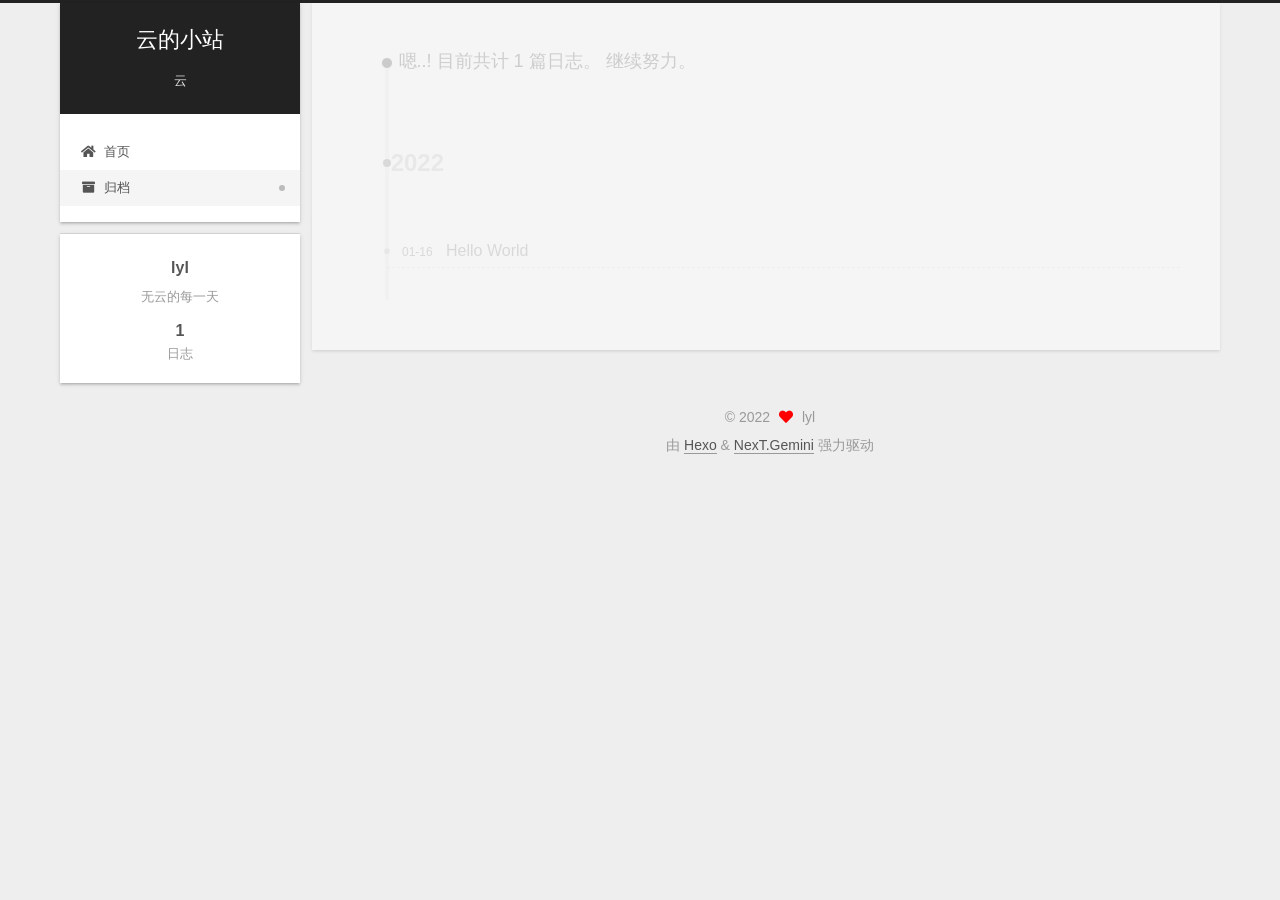
<file: archives/index.html>
<!DOCTYPE html>
<html lang="zh-CN">
<head>
  <meta charset="UTF-8">
<meta name="viewport" content="width=device-width, initial-scale=1, maximum-scale=2">
<meta name="theme-color" content="#222">
<meta name="generator" content="Hexo 5.4.0">
  <link rel="apple-touch-icon" sizes="180x180" href="/images/apple-touch-icon-next.png">
  <link rel="icon" type="image/png" sizes="32x32" href="/images/favicon-32x32-next.png">
  <link rel="icon" type="image/png" sizes="16x16" href="/images/favicon-16x16-next.png">
  <link rel="mask-icon" href="/images/logo.svg" color="#222">

<link rel="stylesheet" href="/css/main.css">


<link rel="stylesheet" href="/lib/font-awesome/css/all.min.css">

<script id="hexo-configurations">
    var NexT = window.NexT || {};
    var CONFIG = {"hostname":"example.com","root":"/","scheme":"Gemini","version":"7.8.0","exturl":false,"sidebar":{"position":"left","display":"post","padding":18,"offset":12,"onmobile":false},"copycode":{"enable":false,"show_result":false,"style":null},"back2top":{"enable":true,"sidebar":false,"scrollpercent":false},"bookmark":{"enable":false,"color":"#222","save":"auto"},"fancybox":false,"mediumzoom":false,"lazyload":false,"pangu":false,"comments":{"style":"tabs","active":null,"storage":true,"lazyload":false,"nav":null},"algolia":{"hits":{"per_page":10},"labels":{"input_placeholder":"Search for Posts","hits_empty":"We didn't find any results for the search: ${query}","hits_stats":"${hits} results found in ${time} ms"}},"localsearch":{"enable":false,"trigger":"auto","top_n_per_article":1,"unescape":false,"preload":false},"motion":{"enable":true,"async":false,"transition":{"post_block":"fadeIn","post_header":"slideDownIn","post_body":"slideDownIn","coll_header":"slideLeftIn","sidebar":"slideUpIn"}}};
  </script>

  <meta name="description" content="无云的每一天">
<meta property="og:type" content="website">
<meta property="og:title" content="云的小站">
<meta property="og:url" content="http://example.com/archives/index.html">
<meta property="og:site_name" content="云的小站">
<meta property="og:description" content="无云的每一天">
<meta property="og:locale" content="zh_CN">
<meta property="article:author" content="lyl">
<meta name="twitter:card" content="summary">

<link rel="canonical" href="http://example.com/archives/">


<script id="page-configurations">
  // https://hexo.io/docs/variables.html
  CONFIG.page = {
    sidebar: "",
    isHome : false,
    isPost : false,
    lang   : 'zh-CN'
  };
</script>

  <title>归档 | 云的小站</title>
  






  <noscript>
  <style>
  .use-motion .brand,
  .use-motion .menu-item,
  .sidebar-inner,
  .use-motion .post-block,
  .use-motion .pagination,
  .use-motion .comments,
  .use-motion .post-header,
  .use-motion .post-body,
  .use-motion .collection-header { opacity: initial; }

  .use-motion .site-title,
  .use-motion .site-subtitle {
    opacity: initial;
    top: initial;
  }

  .use-motion .logo-line-before i { left: initial; }
  .use-motion .logo-line-after i { right: initial; }
  </style>
</noscript>

</head>

<body itemscope itemtype="http://schema.org/WebPage">
  <div class="container use-motion">
    <div class="headband"></div>

    <header class="header" itemscope itemtype="http://schema.org/WPHeader">
      <div class="header-inner"><div class="site-brand-container">
  <div class="site-nav-toggle">
    <div class="toggle" aria-label="切换导航栏">
      <span class="toggle-line toggle-line-first"></span>
      <span class="toggle-line toggle-line-middle"></span>
      <span class="toggle-line toggle-line-last"></span>
    </div>
  </div>

  <div class="site-meta">

    <a href="/" class="brand" rel="start">
      <span class="logo-line-before"><i></i></span>
      <h1 class="site-title">云的小站</h1>
      <span class="logo-line-after"><i></i></span>
    </a>
      <p class="site-subtitle" itemprop="description">云</p>
  </div>

  <div class="site-nav-right">
    <div class="toggle popup-trigger">
    </div>
  </div>
</div>




<nav class="site-nav">
  <ul id="menu" class="main-menu menu">
        <li class="menu-item menu-item-home">

    <a href="/" rel="section"><i class="fa fa-home fa-fw"></i>首页</a>

  </li>
        <li class="menu-item menu-item-archives">

    <a href="/archives/" rel="section"><i class="fa fa-archive fa-fw"></i>归档</a>

  </li>
  </ul>
</nav>




</div>
    </header>

    
  <div class="back-to-top">
    <i class="fa fa-arrow-up"></i>
    <span>0%</span>
  </div>


    <main class="main">
      <div class="main-inner">
        <div class="content-wrap">
          

          <div class="content archive">
            

  
  
  
  <div class="post-block">
    <div class="posts-collapse">
      <div class="collection-title">
        <span class="collection-header">嗯..! 目前共计 1 篇日志。 继续努力。</span>
      </div>

      
    <div class="collection-year">
      <span class="collection-header">2022</span>
    </div>

  <article itemscope itemtype="http://schema.org/Article">
    <header class="post-header">

      <div class="post-meta">
        <time itemprop="dateCreated"
              datetime="2022-01-16T16:24:37+08:00"
              content="2022-01-16">
          01-16
        </time>
      </div>

      <div class="post-title">
          <a class="post-title-link" href="/2022/01/16/hello-world/" itemprop="url">
            <span itemprop="name">Hello World</span>
          </a>
      </div>

    </header>
  </article>


    </div>
  </div>
  
  
  

  



          </div>
          

<script>
  window.addEventListener('tabs:register', () => {
    let { activeClass } = CONFIG.comments;
    if (CONFIG.comments.storage) {
      activeClass = localStorage.getItem('comments_active') || activeClass;
    }
    if (activeClass) {
      let activeTab = document.querySelector(`a[href="#comment-${activeClass}"]`);
      if (activeTab) {
        activeTab.click();
      }
    }
  });
  if (CONFIG.comments.storage) {
    window.addEventListener('tabs:click', event => {
      if (!event.target.matches('.tabs-comment .tab-content .tab-pane')) return;
      let commentClass = event.target.classList[1];
      localStorage.setItem('comments_active', commentClass);
    });
  }
</script>

        </div>
          
  
  <div class="toggle sidebar-toggle">
    <span class="toggle-line toggle-line-first"></span>
    <span class="toggle-line toggle-line-middle"></span>
    <span class="toggle-line toggle-line-last"></span>
  </div>

  <aside class="sidebar">
    <div class="sidebar-inner">

      <ul class="sidebar-nav motion-element">
        <li class="sidebar-nav-toc">
          文章目录
        </li>
        <li class="sidebar-nav-overview">
          站点概览
        </li>
      </ul>

      <!--noindex-->
      <div class="post-toc-wrap sidebar-panel">
      </div>
      <!--/noindex-->

      <div class="site-overview-wrap sidebar-panel">
        <div class="site-author motion-element" itemprop="author" itemscope itemtype="http://schema.org/Person">
  <p class="site-author-name" itemprop="name">lyl</p>
  <div class="site-description" itemprop="description">无云的每一天</div>
</div>
<div class="site-state-wrap motion-element">
  <nav class="site-state">
      <div class="site-state-item site-state-posts">
          <a href="/archives/">
        
          <span class="site-state-item-count">1</span>
          <span class="site-state-item-name">日志</span>
        </a>
      </div>
  </nav>
</div>



      </div>

    </div>
  </aside>
  <div id="sidebar-dimmer"></div>


      </div>
    </main>

    <footer class="footer">
      <div class="footer-inner">
        

        

<div class="copyright">
  
  &copy; 
  <span itemprop="copyrightYear">2022</span>
  <span class="with-love">
    <i class="fa fa-heart"></i>
  </span>
  <span class="author" itemprop="copyrightHolder">lyl</span>
</div>
  <div class="powered-by">由 <a href="https://hexo.io/" class="theme-link" rel="noopener" target="_blank">Hexo</a> & <a href="https://theme-next.org/" class="theme-link" rel="noopener" target="_blank">NexT.Gemini</a> 强力驱动
  </div>

        








      </div>
    </footer>
  </div>

  
  <script src="/lib/anime.min.js"></script>
  <script src="/lib/velocity/velocity.min.js"></script>
  <script src="/lib/velocity/velocity.ui.min.js"></script>

<script src="/js/utils.js"></script>

<script src="/js/motion.js"></script>


<script src="/js/schemes/pisces.js"></script>


<script src="/js/next-boot.js"></script>




  















  

  

</body>
</html>
</file>
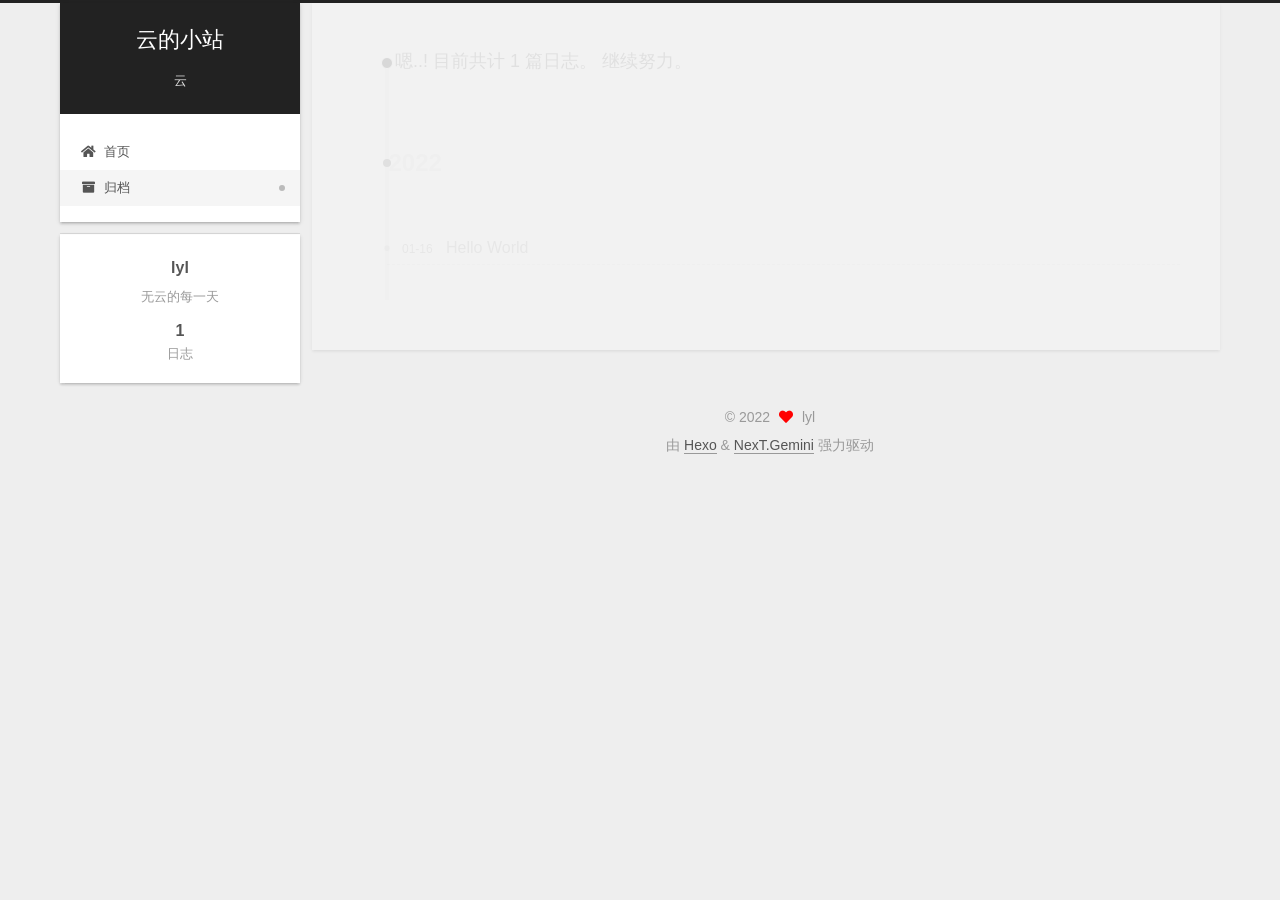
<file: archives/2022/index.html>
<!DOCTYPE html>
<html lang="zh-CN">
<head>
  <meta charset="UTF-8">
<meta name="viewport" content="width=device-width, initial-scale=1, maximum-scale=2">
<meta name="theme-color" content="#222">
<meta name="generator" content="Hexo 5.4.0">
  <link rel="apple-touch-icon" sizes="180x180" href="/images/apple-touch-icon-next.png">
  <link rel="icon" type="image/png" sizes="32x32" href="/images/favicon-32x32-next.png">
  <link rel="icon" type="image/png" sizes="16x16" href="/images/favicon-16x16-next.png">
  <link rel="mask-icon" href="/images/logo.svg" color="#222">

<link rel="stylesheet" href="/css/main.css">


<link rel="stylesheet" href="/lib/font-awesome/css/all.min.css">

<script id="hexo-configurations">
    var NexT = window.NexT || {};
    var CONFIG = {"hostname":"example.com","root":"/","scheme":"Gemini","version":"7.8.0","exturl":false,"sidebar":{"position":"left","display":"post","padding":18,"offset":12,"onmobile":false},"copycode":{"enable":false,"show_result":false,"style":null},"back2top":{"enable":true,"sidebar":false,"scrollpercent":false},"bookmark":{"enable":false,"color":"#222","save":"auto"},"fancybox":false,"mediumzoom":false,"lazyload":false,"pangu":false,"comments":{"style":"tabs","active":null,"storage":true,"lazyload":false,"nav":null},"algolia":{"hits":{"per_page":10},"labels":{"input_placeholder":"Search for Posts","hits_empty":"We didn't find any results for the search: ${query}","hits_stats":"${hits} results found in ${time} ms"}},"localsearch":{"enable":false,"trigger":"auto","top_n_per_article":1,"unescape":false,"preload":false},"motion":{"enable":true,"async":false,"transition":{"post_block":"fadeIn","post_header":"slideDownIn","post_body":"slideDownIn","coll_header":"slideLeftIn","sidebar":"slideUpIn"}}};
  </script>

  <meta name="description" content="无云的每一天">
<meta property="og:type" content="website">
<meta property="og:title" content="云的小站">
<meta property="og:url" content="http://example.com/archives/2022/index.html">
<meta property="og:site_name" content="云的小站">
<meta property="og:description" content="无云的每一天">
<meta property="og:locale" content="zh_CN">
<meta property="article:author" content="lyl">
<meta name="twitter:card" content="summary">

<link rel="canonical" href="http://example.com/archives/2022/">


<script id="page-configurations">
  // https://hexo.io/docs/variables.html
  CONFIG.page = {
    sidebar: "",
    isHome : false,
    isPost : false,
    lang   : 'zh-CN'
  };
</script>

  <title>归档 | 云的小站</title>
  






  <noscript>
  <style>
  .use-motion .brand,
  .use-motion .menu-item,
  .sidebar-inner,
  .use-motion .post-block,
  .use-motion .pagination,
  .use-motion .comments,
  .use-motion .post-header,
  .use-motion .post-body,
  .use-motion .collection-header { opacity: initial; }

  .use-motion .site-title,
  .use-motion .site-subtitle {
    opacity: initial;
    top: initial;
  }

  .use-motion .logo-line-before i { left: initial; }
  .use-motion .logo-line-after i { right: initial; }
  </style>
</noscript>

</head>

<body itemscope itemtype="http://schema.org/WebPage">
  <div class="container use-motion">
    <div class="headband"></div>

    <header class="header" itemscope itemtype="http://schema.org/WPHeader">
      <div class="header-inner"><div class="site-brand-container">
  <div class="site-nav-toggle">
    <div class="toggle" aria-label="切换导航栏">
      <span class="toggle-line toggle-line-first"></span>
      <span class="toggle-line toggle-line-middle"></span>
      <span class="toggle-line toggle-line-last"></span>
    </div>
  </div>

  <div class="site-meta">

    <a href="/" class="brand" rel="start">
      <span class="logo-line-before"><i></i></span>
      <h1 class="site-title">云的小站</h1>
      <span class="logo-line-after"><i></i></span>
    </a>
      <p class="site-subtitle" itemprop="description">云</p>
  </div>

  <div class="site-nav-right">
    <div class="toggle popup-trigger">
    </div>
  </div>
</div>




<nav class="site-nav">
  <ul id="menu" class="main-menu menu">
        <li class="menu-item menu-item-home">

    <a href="/" rel="section"><i class="fa fa-home fa-fw"></i>首页</a>

  </li>
        <li class="menu-item menu-item-archives">

    <a href="/archives/" rel="section"><i class="fa fa-archive fa-fw"></i>归档</a>

  </li>
  </ul>
</nav>




</div>
    </header>

    
  <div class="back-to-top">
    <i class="fa fa-arrow-up"></i>
    <span>0%</span>
  </div>


    <main class="main">
      <div class="main-inner">
        <div class="content-wrap">
          

          <div class="content archive">
            

  
  
  
  <div class="post-block">
    <div class="posts-collapse">
      <div class="collection-title">
        <span class="collection-header">嗯..! 目前共计 1 篇日志。 继续努力。</span>
      </div>

      
    <div class="collection-year">
      <span class="collection-header">2022</span>
    </div>

  <article itemscope itemtype="http://schema.org/Article">
    <header class="post-header">

      <div class="post-meta">
        <time itemprop="dateCreated"
              datetime="2022-01-16T16:24:37+08:00"
              content="2022-01-16">
          01-16
        </time>
      </div>

      <div class="post-title">
          <a class="post-title-link" href="/2022/01/16/hello-world/" itemprop="url">
            <span itemprop="name">Hello World</span>
          </a>
      </div>

    </header>
  </article>


    </div>
  </div>
  
  
  

  



          </div>
          

<script>
  window.addEventListener('tabs:register', () => {
    let { activeClass } = CONFIG.comments;
    if (CONFIG.comments.storage) {
      activeClass = localStorage.getItem('comments_active') || activeClass;
    }
    if (activeClass) {
      let activeTab = document.querySelector(`a[href="#comment-${activeClass}"]`);
      if (activeTab) {
        activeTab.click();
      }
    }
  });
  if (CONFIG.comments.storage) {
    window.addEventListener('tabs:click', event => {
      if (!event.target.matches('.tabs-comment .tab-content .tab-pane')) return;
      let commentClass = event.target.classList[1];
      localStorage.setItem('comments_active', commentClass);
    });
  }
</script>

        </div>
          
  
  <div class="toggle sidebar-toggle">
    <span class="toggle-line toggle-line-first"></span>
    <span class="toggle-line toggle-line-middle"></span>
    <span class="toggle-line toggle-line-last"></span>
  </div>

  <aside class="sidebar">
    <div class="sidebar-inner">

      <ul class="sidebar-nav motion-element">
        <li class="sidebar-nav-toc">
          文章目录
        </li>
        <li class="sidebar-nav-overview">
          站点概览
        </li>
      </ul>

      <!--noindex-->
      <div class="post-toc-wrap sidebar-panel">
      </div>
      <!--/noindex-->

      <div class="site-overview-wrap sidebar-panel">
        <div class="site-author motion-element" itemprop="author" itemscope itemtype="http://schema.org/Person">
  <p class="site-author-name" itemprop="name">lyl</p>
  <div class="site-description" itemprop="description">无云的每一天</div>
</div>
<div class="site-state-wrap motion-element">
  <nav class="site-state">
      <div class="site-state-item site-state-posts">
          <a href="/archives/">
        
          <span class="site-state-item-count">1</span>
          <span class="site-state-item-name">日志</span>
        </a>
      </div>
  </nav>
</div>



      </div>

    </div>
  </aside>
  <div id="sidebar-dimmer"></div>


      </div>
    </main>

    <footer class="footer">
      <div class="footer-inner">
        

        

<div class="copyright">
  
  &copy; 
  <span itemprop="copyrightYear">2022</span>
  <span class="with-love">
    <i class="fa fa-heart"></i>
  </span>
  <span class="author" itemprop="copyrightHolder">lyl</span>
</div>
  <div class="powered-by">由 <a href="https://hexo.io/" class="theme-link" rel="noopener" target="_blank">Hexo</a> & <a href="https://theme-next.org/" class="theme-link" rel="noopener" target="_blank">NexT.Gemini</a> 强力驱动
  </div>

        








      </div>
    </footer>
  </div>

  
  <script src="/lib/anime.min.js"></script>
  <script src="/lib/velocity/velocity.min.js"></script>
  <script src="/lib/velocity/velocity.ui.min.js"></script>

<script src="/js/utils.js"></script>

<script src="/js/motion.js"></script>


<script src="/js/schemes/pisces.js"></script>


<script src="/js/next-boot.js"></script>




  















  

  

</body>
</html>
</file>
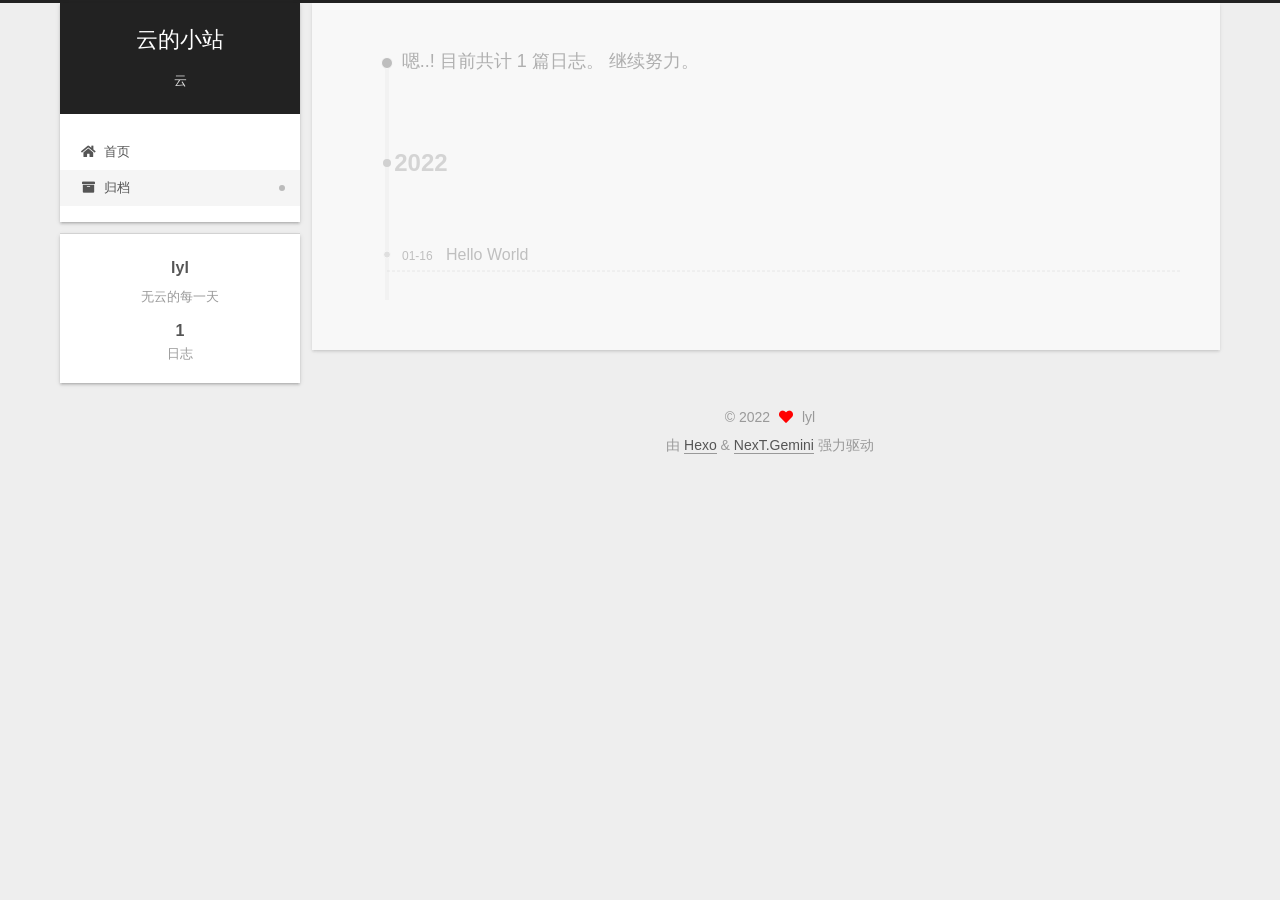
<file: archives/2022/01/index.html>
<!DOCTYPE html>
<html lang="zh-CN">
<head>
  <meta charset="UTF-8">
<meta name="viewport" content="width=device-width, initial-scale=1, maximum-scale=2">
<meta name="theme-color" content="#222">
<meta name="generator" content="Hexo 5.4.0">
  <link rel="apple-touch-icon" sizes="180x180" href="/images/apple-touch-icon-next.png">
  <link rel="icon" type="image/png" sizes="32x32" href="/images/favicon-32x32-next.png">
  <link rel="icon" type="image/png" sizes="16x16" href="/images/favicon-16x16-next.png">
  <link rel="mask-icon" href="/images/logo.svg" color="#222">

<link rel="stylesheet" href="/css/main.css">


<link rel="stylesheet" href="/lib/font-awesome/css/all.min.css">

<script id="hexo-configurations">
    var NexT = window.NexT || {};
    var CONFIG = {"hostname":"example.com","root":"/","scheme":"Gemini","version":"7.8.0","exturl":false,"sidebar":{"position":"left","display":"post","padding":18,"offset":12,"onmobile":false},"copycode":{"enable":false,"show_result":false,"style":null},"back2top":{"enable":true,"sidebar":false,"scrollpercent":false},"bookmark":{"enable":false,"color":"#222","save":"auto"},"fancybox":false,"mediumzoom":false,"lazyload":false,"pangu":false,"comments":{"style":"tabs","active":null,"storage":true,"lazyload":false,"nav":null},"algolia":{"hits":{"per_page":10},"labels":{"input_placeholder":"Search for Posts","hits_empty":"We didn't find any results for the search: ${query}","hits_stats":"${hits} results found in ${time} ms"}},"localsearch":{"enable":false,"trigger":"auto","top_n_per_article":1,"unescape":false,"preload":false},"motion":{"enable":true,"async":false,"transition":{"post_block":"fadeIn","post_header":"slideDownIn","post_body":"slideDownIn","coll_header":"slideLeftIn","sidebar":"slideUpIn"}}};
  </script>

  <meta name="description" content="无云的每一天">
<meta property="og:type" content="website">
<meta property="og:title" content="云的小站">
<meta property="og:url" content="http://example.com/archives/2022/01/index.html">
<meta property="og:site_name" content="云的小站">
<meta property="og:description" content="无云的每一天">
<meta property="og:locale" content="zh_CN">
<meta property="article:author" content="lyl">
<meta name="twitter:card" content="summary">

<link rel="canonical" href="http://example.com/archives/2022/01/">


<script id="page-configurations">
  // https://hexo.io/docs/variables.html
  CONFIG.page = {
    sidebar: "",
    isHome : false,
    isPost : false,
    lang   : 'zh-CN'
  };
</script>

  <title>归档 | 云的小站</title>
  






  <noscript>
  <style>
  .use-motion .brand,
  .use-motion .menu-item,
  .sidebar-inner,
  .use-motion .post-block,
  .use-motion .pagination,
  .use-motion .comments,
  .use-motion .post-header,
  .use-motion .post-body,
  .use-motion .collection-header { opacity: initial; }

  .use-motion .site-title,
  .use-motion .site-subtitle {
    opacity: initial;
    top: initial;
  }

  .use-motion .logo-line-before i { left: initial; }
  .use-motion .logo-line-after i { right: initial; }
  </style>
</noscript>

</head>

<body itemscope itemtype="http://schema.org/WebPage">
  <div class="container use-motion">
    <div class="headband"></div>

    <header class="header" itemscope itemtype="http://schema.org/WPHeader">
      <div class="header-inner"><div class="site-brand-container">
  <div class="site-nav-toggle">
    <div class="toggle" aria-label="切换导航栏">
      <span class="toggle-line toggle-line-first"></span>
      <span class="toggle-line toggle-line-middle"></span>
      <span class="toggle-line toggle-line-last"></span>
    </div>
  </div>

  <div class="site-meta">

    <a href="/" class="brand" rel="start">
      <span class="logo-line-before"><i></i></span>
      <h1 class="site-title">云的小站</h1>
      <span class="logo-line-after"><i></i></span>
    </a>
      <p class="site-subtitle" itemprop="description">云</p>
  </div>

  <div class="site-nav-right">
    <div class="toggle popup-trigger">
    </div>
  </div>
</div>




<nav class="site-nav">
  <ul id="menu" class="main-menu menu">
        <li class="menu-item menu-item-home">

    <a href="/" rel="section"><i class="fa fa-home fa-fw"></i>首页</a>

  </li>
        <li class="menu-item menu-item-archives">

    <a href="/archives/" rel="section"><i class="fa fa-archive fa-fw"></i>归档</a>

  </li>
  </ul>
</nav>




</div>
    </header>

    
  <div class="back-to-top">
    <i class="fa fa-arrow-up"></i>
    <span>0%</span>
  </div>


    <main class="main">
      <div class="main-inner">
        <div class="content-wrap">
          

          <div class="content archive">
            

  
  
  
  <div class="post-block">
    <div class="posts-collapse">
      <div class="collection-title">
        <span class="collection-header">嗯..! 目前共计 1 篇日志。 继续努力。</span>
      </div>

      
    <div class="collection-year">
      <span class="collection-header">2022</span>
    </div>

  <article itemscope itemtype="http://schema.org/Article">
    <header class="post-header">

      <div class="post-meta">
        <time itemprop="dateCreated"
              datetime="2022-01-16T16:24:37+08:00"
              content="2022-01-16">
          01-16
        </time>
      </div>

      <div class="post-title">
          <a class="post-title-link" href="/2022/01/16/hello-world/" itemprop="url">
            <span itemprop="name">Hello World</span>
          </a>
      </div>

    </header>
  </article>


    </div>
  </div>
  
  
  

  



          </div>
          

<script>
  window.addEventListener('tabs:register', () => {
    let { activeClass } = CONFIG.comments;
    if (CONFIG.comments.storage) {
      activeClass = localStorage.getItem('comments_active') || activeClass;
    }
    if (activeClass) {
      let activeTab = document.querySelector(`a[href="#comment-${activeClass}"]`);
      if (activeTab) {
        activeTab.click();
      }
    }
  });
  if (CONFIG.comments.storage) {
    window.addEventListener('tabs:click', event => {
      if (!event.target.matches('.tabs-comment .tab-content .tab-pane')) return;
      let commentClass = event.target.classList[1];
      localStorage.setItem('comments_active', commentClass);
    });
  }
</script>

        </div>
          
  
  <div class="toggle sidebar-toggle">
    <span class="toggle-line toggle-line-first"></span>
    <span class="toggle-line toggle-line-middle"></span>
    <span class="toggle-line toggle-line-last"></span>
  </div>

  <aside class="sidebar">
    <div class="sidebar-inner">

      <ul class="sidebar-nav motion-element">
        <li class="sidebar-nav-toc">
          文章目录
        </li>
        <li class="sidebar-nav-overview">
          站点概览
        </li>
      </ul>

      <!--noindex-->
      <div class="post-toc-wrap sidebar-panel">
      </div>
      <!--/noindex-->

      <div class="site-overview-wrap sidebar-panel">
        <div class="site-author motion-element" itemprop="author" itemscope itemtype="http://schema.org/Person">
  <p class="site-author-name" itemprop="name">lyl</p>
  <div class="site-description" itemprop="description">无云的每一天</div>
</div>
<div class="site-state-wrap motion-element">
  <nav class="site-state">
      <div class="site-state-item site-state-posts">
          <a href="/archives/">
        
          <span class="site-state-item-count">1</span>
          <span class="site-state-item-name">日志</span>
        </a>
      </div>
  </nav>
</div>



      </div>

    </div>
  </aside>
  <div id="sidebar-dimmer"></div>


      </div>
    </main>

    <footer class="footer">
      <div class="footer-inner">
        

        

<div class="copyright">
  
  &copy; 
  <span itemprop="copyrightYear">2022</span>
  <span class="with-love">
    <i class="fa fa-heart"></i>
  </span>
  <span class="author" itemprop="copyrightHolder">lyl</span>
</div>
  <div class="powered-by">由 <a href="https://hexo.io/" class="theme-link" rel="noopener" target="_blank">Hexo</a> & <a href="https://theme-next.org/" class="theme-link" rel="noopener" target="_blank">NexT.Gemini</a> 强力驱动
  </div>

        








      </div>
    </footer>
  </div>

  
  <script src="/lib/anime.min.js"></script>
  <script src="/lib/velocity/velocity.min.js"></script>
  <script src="/lib/velocity/velocity.ui.min.js"></script>

<script src="/js/utils.js"></script>

<script src="/js/motion.js"></script>


<script src="/js/schemes/pisces.js"></script>


<script src="/js/next-boot.js"></script>




  















  

  

</body>
</html>
</file>
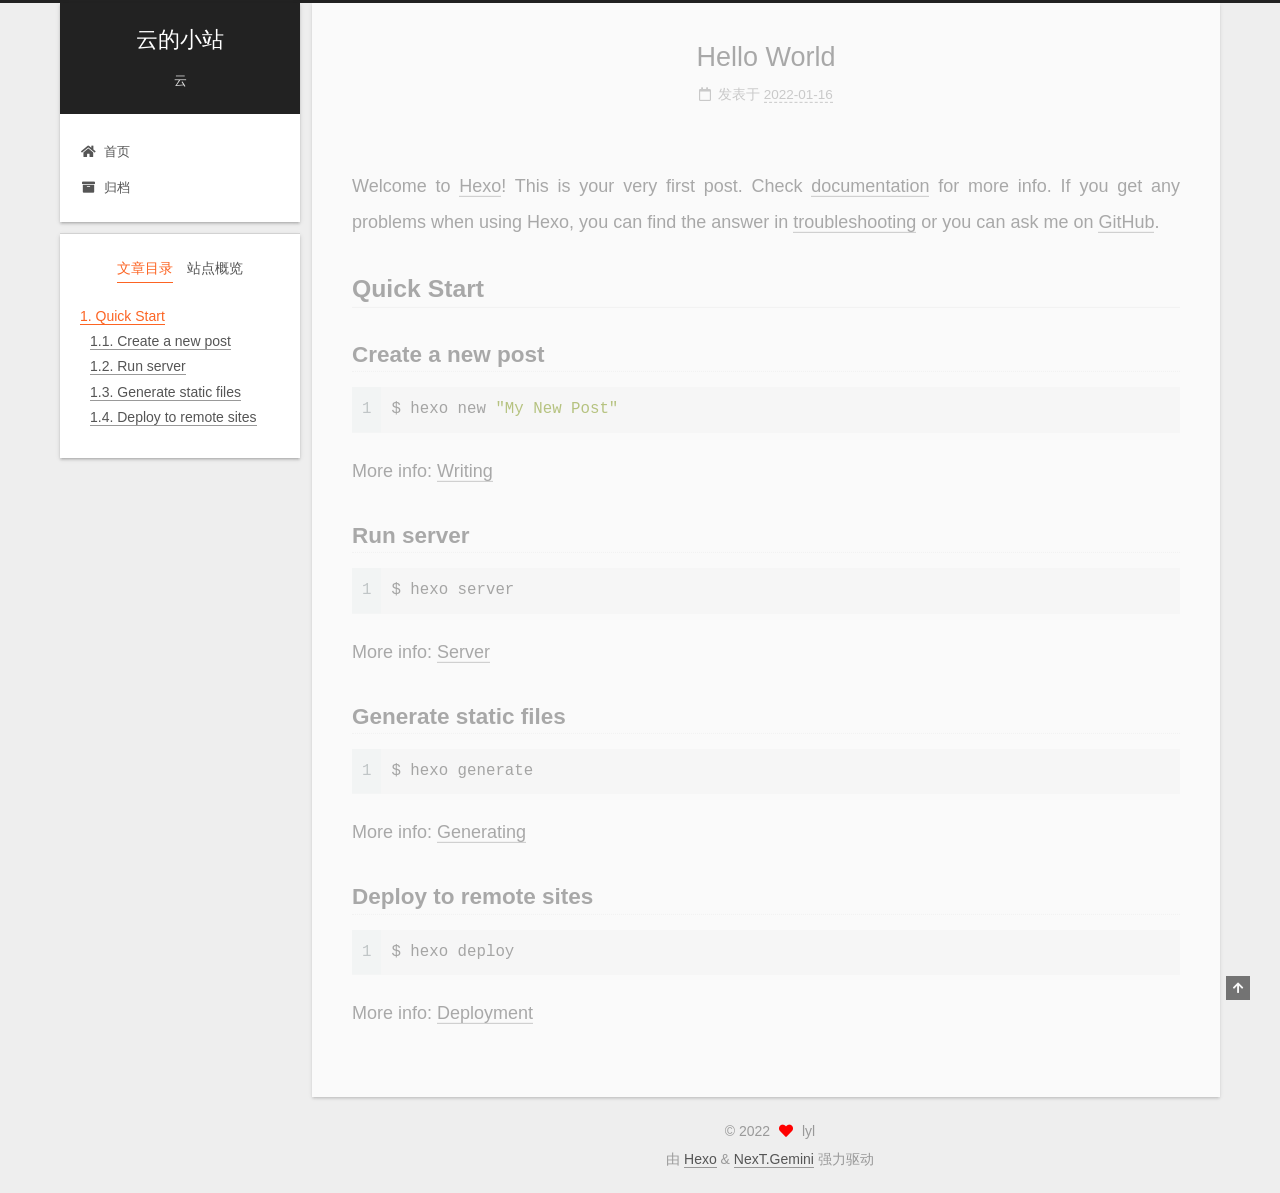
<file: 2022/01/16/hello-world/index.html>
<!DOCTYPE html>
<html lang="zh-CN">
<head>
  <meta charset="UTF-8">
<meta name="viewport" content="width=device-width, initial-scale=1, maximum-scale=2">
<meta name="theme-color" content="#222">
<meta name="generator" content="Hexo 5.4.0">
  <link rel="apple-touch-icon" sizes="180x180" href="/images/apple-touch-icon-next.png">
  <link rel="icon" type="image/png" sizes="32x32" href="/images/favicon-32x32-next.png">
  <link rel="icon" type="image/png" sizes="16x16" href="/images/favicon-16x16-next.png">
  <link rel="mask-icon" href="/images/logo.svg" color="#222">

<link rel="stylesheet" href="/css/main.css">


<link rel="stylesheet" href="/lib/font-awesome/css/all.min.css">

<script id="hexo-configurations">
    var NexT = window.NexT || {};
    var CONFIG = {"hostname":"example.com","root":"/","scheme":"Gemini","version":"7.8.0","exturl":false,"sidebar":{"position":"left","display":"post","padding":18,"offset":12,"onmobile":false},"copycode":{"enable":false,"show_result":false,"style":null},"back2top":{"enable":true,"sidebar":false,"scrollpercent":false},"bookmark":{"enable":false,"color":"#222","save":"auto"},"fancybox":false,"mediumzoom":false,"lazyload":false,"pangu":false,"comments":{"style":"tabs","active":null,"storage":true,"lazyload":false,"nav":null},"algolia":{"hits":{"per_page":10},"labels":{"input_placeholder":"Search for Posts","hits_empty":"We didn't find any results for the search: ${query}","hits_stats":"${hits} results found in ${time} ms"}},"localsearch":{"enable":false,"trigger":"auto","top_n_per_article":1,"unescape":false,"preload":false},"motion":{"enable":true,"async":false,"transition":{"post_block":"fadeIn","post_header":"slideDownIn","post_body":"slideDownIn","coll_header":"slideLeftIn","sidebar":"slideUpIn"}}};
  </script>

  <meta name="description" content="Welcome to Hexo! This is your very first post. Check documentation for more info. If you get any problems when using Hexo, you can find the answer in troubleshooting or you can ask me on GitHub. Quick">
<meta property="og:type" content="article">
<meta property="og:title" content="Hello World">
<meta property="og:url" content="http://example.com/2022/01/16/hello-world/index.html">
<meta property="og:site_name" content="云的小站">
<meta property="og:description" content="Welcome to Hexo! This is your very first post. Check documentation for more info. If you get any problems when using Hexo, you can find the answer in troubleshooting or you can ask me on GitHub. Quick">
<meta property="og:locale" content="zh_CN">
<meta property="article:published_time" content="2022-01-16T08:24:37.904Z">
<meta property="article:modified_time" content="2022-01-16T08:24:37.905Z">
<meta property="article:author" content="lyl">
<meta name="twitter:card" content="summary">

<link rel="canonical" href="http://example.com/2022/01/16/hello-world/">


<script id="page-configurations">
  // https://hexo.io/docs/variables.html
  CONFIG.page = {
    sidebar: "",
    isHome : false,
    isPost : true,
    lang   : 'zh-CN'
  };
</script>

  <title>Hello World | 云的小站</title>
  






  <noscript>
  <style>
  .use-motion .brand,
  .use-motion .menu-item,
  .sidebar-inner,
  .use-motion .post-block,
  .use-motion .pagination,
  .use-motion .comments,
  .use-motion .post-header,
  .use-motion .post-body,
  .use-motion .collection-header { opacity: initial; }

  .use-motion .site-title,
  .use-motion .site-subtitle {
    opacity: initial;
    top: initial;
  }

  .use-motion .logo-line-before i { left: initial; }
  .use-motion .logo-line-after i { right: initial; }
  </style>
</noscript>

</head>

<body itemscope itemtype="http://schema.org/WebPage">
  <div class="container use-motion">
    <div class="headband"></div>

    <header class="header" itemscope itemtype="http://schema.org/WPHeader">
      <div class="header-inner"><div class="site-brand-container">
  <div class="site-nav-toggle">
    <div class="toggle" aria-label="切换导航栏">
      <span class="toggle-line toggle-line-first"></span>
      <span class="toggle-line toggle-line-middle"></span>
      <span class="toggle-line toggle-line-last"></span>
    </div>
  </div>

  <div class="site-meta">

    <a href="/" class="brand" rel="start">
      <span class="logo-line-before"><i></i></span>
      <h1 class="site-title">云的小站</h1>
      <span class="logo-line-after"><i></i></span>
    </a>
      <p class="site-subtitle" itemprop="description">云</p>
  </div>

  <div class="site-nav-right">
    <div class="toggle popup-trigger">
    </div>
  </div>
</div>




<nav class="site-nav">
  <ul id="menu" class="main-menu menu">
        <li class="menu-item menu-item-home">

    <a href="/" rel="section"><i class="fa fa-home fa-fw"></i>首页</a>

  </li>
        <li class="menu-item menu-item-archives">

    <a href="/archives/" rel="section"><i class="fa fa-archive fa-fw"></i>归档</a>

  </li>
  </ul>
</nav>




</div>
    </header>

    
  <div class="back-to-top">
    <i class="fa fa-arrow-up"></i>
    <span>0%</span>
  </div>


    <main class="main">
      <div class="main-inner">
        <div class="content-wrap">
          

          <div class="content post posts-expand">
            

    
  
  
  <article itemscope itemtype="http://schema.org/Article" class="post-block" lang="zh-CN">
    <link itemprop="mainEntityOfPage" href="http://example.com/2022/01/16/hello-world/">

    <span hidden itemprop="author" itemscope itemtype="http://schema.org/Person">
      <meta itemprop="image" content="/images/avatar.gif">
      <meta itemprop="name" content="lyl">
      <meta itemprop="description" content="无云的每一天">
    </span>

    <span hidden itemprop="publisher" itemscope itemtype="http://schema.org/Organization">
      <meta itemprop="name" content="云的小站">
    </span>
      <header class="post-header">
        <h1 class="post-title" itemprop="name headline">
          Hello World
        </h1>

        <div class="post-meta">
            <span class="post-meta-item">
              <span class="post-meta-item-icon">
                <i class="far fa-calendar"></i>
              </span>
              <span class="post-meta-item-text">发表于</span>

              <time title="创建时间：2022-01-16 16:24:37" itemprop="dateCreated datePublished" datetime="2022-01-16T16:24:37+08:00">2022-01-16</time>
            </span>

          

        </div>
      </header>

    
    
    
    <div class="post-body" itemprop="articleBody">

      
        <p>Welcome to <a target="_blank" rel="noopener" href="https://hexo.io/">Hexo</a>! This is your very first post. Check <a target="_blank" rel="noopener" href="https://hexo.io/docs/">documentation</a> for more info. If you get any problems when using Hexo, you can find the answer in <a target="_blank" rel="noopener" href="https://hexo.io/docs/troubleshooting.html">troubleshooting</a> or you can ask me on <a target="_blank" rel="noopener" href="https://github.com/hexojs/hexo/issues">GitHub</a>.</p>
<h2 id="Quick-Start"><a href="#Quick-Start" class="headerlink" title="Quick Start"></a>Quick Start</h2><h3 id="Create-a-new-post"><a href="#Create-a-new-post" class="headerlink" title="Create a new post"></a>Create a new post</h3><figure class="highlight bash"><table><tr><td class="gutter"><pre><span class="line">1</span><br></pre></td><td class="code"><pre><span class="line">$ hexo new <span class="string">&quot;My New Post&quot;</span></span><br></pre></td></tr></table></figure>

<p>More info: <a target="_blank" rel="noopener" href="https://hexo.io/docs/writing.html">Writing</a></p>
<h3 id="Run-server"><a href="#Run-server" class="headerlink" title="Run server"></a>Run server</h3><figure class="highlight bash"><table><tr><td class="gutter"><pre><span class="line">1</span><br></pre></td><td class="code"><pre><span class="line">$ hexo server</span><br></pre></td></tr></table></figure>

<p>More info: <a target="_blank" rel="noopener" href="https://hexo.io/docs/server.html">Server</a></p>
<h3 id="Generate-static-files"><a href="#Generate-static-files" class="headerlink" title="Generate static files"></a>Generate static files</h3><figure class="highlight bash"><table><tr><td class="gutter"><pre><span class="line">1</span><br></pre></td><td class="code"><pre><span class="line">$ hexo generate</span><br></pre></td></tr></table></figure>

<p>More info: <a target="_blank" rel="noopener" href="https://hexo.io/docs/generating.html">Generating</a></p>
<h3 id="Deploy-to-remote-sites"><a href="#Deploy-to-remote-sites" class="headerlink" title="Deploy to remote sites"></a>Deploy to remote sites</h3><figure class="highlight bash"><table><tr><td class="gutter"><pre><span class="line">1</span><br></pre></td><td class="code"><pre><span class="line">$ hexo deploy</span><br></pre></td></tr></table></figure>

<p>More info: <a target="_blank" rel="noopener" href="https://hexo.io/docs/one-command-deployment.html">Deployment</a></p>

    </div>

    
    
    

      <footer class="post-footer">

        


        
      </footer>
    
  </article>
  
  
  



          </div>
          

<script>
  window.addEventListener('tabs:register', () => {
    let { activeClass } = CONFIG.comments;
    if (CONFIG.comments.storage) {
      activeClass = localStorage.getItem('comments_active') || activeClass;
    }
    if (activeClass) {
      let activeTab = document.querySelector(`a[href="#comment-${activeClass}"]`);
      if (activeTab) {
        activeTab.click();
      }
    }
  });
  if (CONFIG.comments.storage) {
    window.addEventListener('tabs:click', event => {
      if (!event.target.matches('.tabs-comment .tab-content .tab-pane')) return;
      let commentClass = event.target.classList[1];
      localStorage.setItem('comments_active', commentClass);
    });
  }
</script>

        </div>
          
  
  <div class="toggle sidebar-toggle">
    <span class="toggle-line toggle-line-first"></span>
    <span class="toggle-line toggle-line-middle"></span>
    <span class="toggle-line toggle-line-last"></span>
  </div>

  <aside class="sidebar">
    <div class="sidebar-inner">

      <ul class="sidebar-nav motion-element">
        <li class="sidebar-nav-toc">
          文章目录
        </li>
        <li class="sidebar-nav-overview">
          站点概览
        </li>
      </ul>

      <!--noindex-->
      <div class="post-toc-wrap sidebar-panel">
          <div class="post-toc motion-element"><ol class="nav"><li class="nav-item nav-level-2"><a class="nav-link" href="#Quick-Start"><span class="nav-number">1.</span> <span class="nav-text">Quick Start</span></a><ol class="nav-child"><li class="nav-item nav-level-3"><a class="nav-link" href="#Create-a-new-post"><span class="nav-number">1.1.</span> <span class="nav-text">Create a new post</span></a></li><li class="nav-item nav-level-3"><a class="nav-link" href="#Run-server"><span class="nav-number">1.2.</span> <span class="nav-text">Run server</span></a></li><li class="nav-item nav-level-3"><a class="nav-link" href="#Generate-static-files"><span class="nav-number">1.3.</span> <span class="nav-text">Generate static files</span></a></li><li class="nav-item nav-level-3"><a class="nav-link" href="#Deploy-to-remote-sites"><span class="nav-number">1.4.</span> <span class="nav-text">Deploy to remote sites</span></a></li></ol></li></ol></div>
      </div>
      <!--/noindex-->

      <div class="site-overview-wrap sidebar-panel">
        <div class="site-author motion-element" itemprop="author" itemscope itemtype="http://schema.org/Person">
  <p class="site-author-name" itemprop="name">lyl</p>
  <div class="site-description" itemprop="description">无云的每一天</div>
</div>
<div class="site-state-wrap motion-element">
  <nav class="site-state">
      <div class="site-state-item site-state-posts">
          <a href="/archives/">
        
          <span class="site-state-item-count">1</span>
          <span class="site-state-item-name">日志</span>
        </a>
      </div>
  </nav>
</div>



      </div>

    </div>
  </aside>
  <div id="sidebar-dimmer"></div>


      </div>
    </main>

    <footer class="footer">
      <div class="footer-inner">
        

        

<div class="copyright">
  
  &copy; 
  <span itemprop="copyrightYear">2022</span>
  <span class="with-love">
    <i class="fa fa-heart"></i>
  </span>
  <span class="author" itemprop="copyrightHolder">lyl</span>
</div>
  <div class="powered-by">由 <a href="https://hexo.io/" class="theme-link" rel="noopener" target="_blank">Hexo</a> & <a href="https://theme-next.org/" class="theme-link" rel="noopener" target="_blank">NexT.Gemini</a> 强力驱动
  </div>

        








      </div>
    </footer>
  </div>

  
  <script src="/lib/anime.min.js"></script>
  <script src="/lib/velocity/velocity.min.js"></script>
  <script src="/lib/velocity/velocity.ui.min.js"></script>

<script src="/js/utils.js"></script>

<script src="/js/motion.js"></script>


<script src="/js/schemes/pisces.js"></script>


<script src="/js/next-boot.js"></script>




  















  

  

</body>
</html>
</file>
<file: css/main.css>
:root {
  --body-bg-color: #eee;
  --content-bg-color: #fff;
  --card-bg-color: #f5f5f5;
  --text-color: #555;
  --blockquote-color: #666;
  --link-color: #555;
  --link-hover-color: #222;
  --brand-color: #fff;
  --brand-hover-color: #fff;
  --table-row-odd-bg-color: #f9f9f9;
  --table-row-hover-bg-color: #f5f5f5;
  --menu-item-bg-color: #f5f5f5;
  --btn-default-bg: #fff;
  --btn-default-color: #555;
  --btn-default-border-color: #555;
  --btn-default-hover-bg: #222;
  --btn-default-hover-color: #fff;
  --btn-default-hover-border-color: #222;
}
html {
  line-height: 1.15; /* 1 */
  -webkit-text-size-adjust: 100%; /* 2 */
}
body {
  margin: 0;
}
main {
  display: block;
}
h1 {
  font-size: 2em;
  margin: 0.67em 0;
}
hr {
  box-sizing: content-box; /* 1 */
  height: 0; /* 1 */
  overflow: visible; /* 2 */
}
pre {
  font-family: monospace, monospace; /* 1 */
  font-size: 1em; /* 2 */
}
a {
  background: transparent;
}
abbr[title] {
  border-bottom: none; /* 1 */
  text-decoration: underline; /* 2 */
  text-decoration: underline dotted; /* 2 */
}
b,
strong {
  font-weight: bolder;
}
code,
kbd,
samp {
  font-family: monospace, monospace; /* 1 */
  font-size: 1em; /* 2 */
}
small {
  font-size: 80%;
}
sub,
sup {
  font-size: 75%;
  line-height: 0;
  position: relative;
  vertical-align: baseline;
}
sub {
  bottom: -0.25em;
}
sup {
  top: -0.5em;
}
img {
  border-style: none;
}
button,
input,
optgroup,
select,
textarea {
  font-family: inherit; /* 1 */
  font-size: 100%; /* 1 */
  line-height: 1.15; /* 1 */
  margin: 0; /* 2 */
}
button,
input {
/* 1 */
  overflow: visible;
}
button,
select {
/* 1 */
  text-transform: none;
}
button,
[type='button'],
[type='reset'],
[type='submit'] {
  -webkit-appearance: button;
}
button::-moz-focus-inner,
[type='button']::-moz-focus-inner,
[type='reset']::-moz-focus-inner,
[type='submit']::-moz-focus-inner {
  border-style: none;
  padding: 0;
}
button:-moz-focusring,
[type='button']:-moz-focusring,
[type='reset']:-moz-focusring,
[type='submit']:-moz-focusring {
  outline: 1px dotted ButtonText;
}
fieldset {
  padding: 0.35em 0.75em 0.625em;
}
legend {
  box-sizing: border-box; /* 1 */
  color: inherit; /* 2 */
  display: table; /* 1 */
  max-width: 100%; /* 1 */
  padding: 0; /* 3 */
  white-space: normal; /* 1 */
}
progress {
  vertical-align: baseline;
}
textarea {
  overflow: auto;
}
[type='checkbox'],
[type='radio'] {
  box-sizing: border-box; /* 1 */
  padding: 0; /* 2 */
}
[type='number']::-webkit-inner-spin-button,
[type='number']::-webkit-outer-spin-button {
  height: auto;
}
[type='search'] {
  outline-offset: -2px; /* 2 */
  -webkit-appearance: textfield; /* 1 */
}
[type='search']::-webkit-search-decoration {
  -webkit-appearance: none;
}
::-webkit-file-upload-button {
  font: inherit; /* 2 */
  -webkit-appearance: button; /* 1 */
}
details {
  display: block;
}
summary {
  display: list-item;
}
template {
  display: none;
}
[hidden] {
  display: none;
}
::selection {
  background: #262a30;
  color: #eee;
}
html,
body {
  height: 100%;
}
body {
  background: var(--body-bg-color);
  color: var(--text-color);
  font-family: 'Lato', "PingFang SC", "Microsoft YaHei", sans-serif;
  font-size: 1em;
  line-height: 2;
}
@media (max-width: 991px) {
  body {
    padding-left: 0 !important;
    padding-right: 0 !important;
  }
}
h1,
h2,
h3,
h4,
h5,
h6 {
  font-family: 'Lato', "PingFang SC", "Microsoft YaHei", sans-serif;
  font-weight: bold;
  line-height: 1.5;
  margin: 20px 0 15px;
}
h1 {
  font-size: 1.5em;
}
h2 {
  font-size: 1.375em;
}
h3 {
  font-size: 1.25em;
}
h4 {
  font-size: 1.125em;
}
h5 {
  font-size: 1em;
}
h6 {
  font-size: 0.875em;
}
p {
  margin: 0 0 20px 0;
}
a,
span.exturl {
  border-bottom: 1px solid #999;
  color: var(--link-color);
  outline: 0;
  text-decoration: none;
  overflow-wrap: break-word;
  word-wrap: break-word;
  cursor: pointer;
}
a:hover,
span.exturl:hover {
  border-bottom-color: var(--link-hover-color);
  color: var(--link-hover-color);
}
iframe,
img,
video {
  display: block;
  margin-left: auto;
  margin-right: auto;
  max-width: 100%;
}
hr {
  background-image: repeating-linear-gradient(-45deg, #ddd, #ddd 4px, transparent 4px, transparent 8px);
  border: 0;
  height: 3px;
  margin: 40px 0;
}
blockquote {
  border-left: 4px solid #ddd;
  color: var(--blockquote-color);
  margin: 0;
  padding: 0 15px;
}
blockquote cite::before {
  content: '-';
  padding: 0 5px;
}
dt {
  font-weight: bold;
}
dd {
  margin: 0;
  padding: 0;
}
kbd {
  background-color: #f5f5f5;
  background-image: linear-gradient(#eee, #fff, #eee);
  border: 1px solid #ccc;
  border-radius: 0.2em;
  box-shadow: 0.1em 0.1em 0.2em rgba(0,0,0,0.1);
  color: #555;
  font-family: inherit;
  padding: 0.1em 0.3em;
  white-space: nowrap;
}
.table-container {
  overflow: auto;
}
table {
  border-collapse: collapse;
  border-spacing: 0;
  font-size: 0.875em;
  margin: 0 0 20px 0;
  width: 100%;
}
tbody tr:nth-of-type(odd) {
  background: var(--table-row-odd-bg-color);
}
tbody tr:hover {
  background: var(--table-row-hover-bg-color);
}
caption,
th,
td {
  font-weight: normal;
  padding: 8px;
  vertical-align: middle;
}
th,
td {
  border: 1px solid #ddd;
  border-bottom: 3px solid #ddd;
}
th {
  font-weight: 700;
  padding-bottom: 10px;
}
td {
  border-bottom-width: 1px;
}
.btn {
  background: var(--btn-default-bg);
  border: 2px solid var(--btn-default-border-color);
  border-radius: 2px;
  color: var(--btn-default-color);
  display: inline-block;
  font-size: 0.875em;
  line-height: 2;
  padding: 0 20px;
  text-decoration: none;
  transition-property: background-color;
  transition-delay: 0s;
  transition-duration: 0.2s;
  transition-timing-function: ease-in-out;
}
.btn:hover {
  background: var(--btn-default-hover-bg);
  border-color: var(--btn-default-hover-border-color);
  color: var(--btn-default-hover-color);
}
.btn + .btn {
  margin: 0 0 8px 8px;
}
.btn .fa-fw {
  text-align: left;
  width: 1.285714285714286em;
}
.toggle {
  line-height: 0;
}
.toggle .toggle-line {
  background: #fff;
  display: inline-block;
  height: 2px;
  left: 0;
  position: relative;
  top: 0;
  transition: all 0.4s;
  vertical-align: top;
  width: 100%;
}
.toggle .toggle-line:not(:first-child) {
  margin-top: 3px;
}
.toggle.toggle-arrow .toggle-line-first {
  left: 50%;
  top: 2px;
  transform: rotate(45deg);
  width: 50%;
}
.toggle.toggle-arrow .toggle-line-middle {
  left: 2px;
  width: 90%;
}
.toggle.toggle-arrow .toggle-line-last {
  left: 50%;
  top: -2px;
  transform: rotate(-45deg);
  width: 50%;
}
.toggle.toggle-close .toggle-line-first {
  transform: rotate(-45deg);
  top: 5px;
}
.toggle.toggle-close .toggle-line-middle {
  opacity: 0;
}
.toggle.toggle-close .toggle-line-last {
  transform: rotate(45deg);
  top: -5px;
}
.highlight,
pre {
  background: #f7f7f7;
  color: #4d4d4c;
  line-height: 1.6;
  margin: 0 auto 20px;
}
pre,
code {
  font-family: consolas, Menlo, monospace, "PingFang SC", "Microsoft YaHei";
}
code {
  background: #eee;
  border-radius: 3px;
  color: #555;
  padding: 2px 4px;
  overflow-wrap: break-word;
  word-wrap: break-word;
}
.highlight *::selection {
  background: #d6d6d6;
}
.highlight pre {
  border: 0;
  margin: 0;
  padding: 10px 0;
}
.highlight table {
  border: 0;
  margin: 0;
  width: auto;
}
.highlight td {
  border: 0;
  padding: 0;
}
.highlight figcaption {
  background: #eff2f3;
  color: #4d4d4c;
  display: flex;
  font-size: 0.875em;
  justify-content: space-between;
  line-height: 1.2;
  padding: 0.5em;
}
.highlight figcaption a {
  color: #4d4d4c;
}
.highlight figcaption a:hover {
  border-bottom-color: #4d4d4c;
}
.highlight .gutter {
  -moz-user-select: none;
  -ms-user-select: none;
  -webkit-user-select: none;
  user-select: none;
}
.highlight .gutter pre {
  background: #eff2f3;
  color: #869194;
  padding-left: 10px;
  padding-right: 10px;
  text-align: right;
}
.highlight .code pre {
  background: #f7f7f7;
  padding-left: 10px;
  width: 100%;
}
.gist table {
  width: auto;
}
.gist table td {
  border: 0;
}
pre {
  overflow: auto;
  padding: 10px;
}
pre code {
  background: none;
  color: #4d4d4c;
  font-size: 0.875em;
  padding: 0;
  text-shadow: none;
}
pre .deletion {
  background: #fdd;
}
pre .addition {
  background: #dfd;
}
pre .meta {
  color: #eab700;
  -moz-user-select: none;
  -ms-user-select: none;
  -webkit-user-select: none;
  user-select: none;
}
pre .comment {
  color: #8e908c;
}
pre .variable,
pre .attribute,
pre .tag,
pre .name,
pre .regexp,
pre .ruby .constant,
pre .xml .tag .title,
pre .xml .pi,
pre .xml .doctype,
pre .html .doctype,
pre .css .id,
pre .css .class,
pre .css .pseudo {
  color: #c82829;
}
pre .number,
pre .preprocessor,
pre .built_in,
pre .builtin-name,
pre .literal,
pre .params,
pre .constant,
pre .command {
  color: #f5871f;
}
pre .ruby .class .title,
pre .css .rules .attribute,
pre .string,
pre .symbol,
pre .value,
pre .inheritance,
pre .header,
pre .ruby .symbol,
pre .xml .cdata,
pre .special,
pre .formula {
  color: #718c00;
}
pre .title,
pre .css .hexcolor {
  color: #3e999f;
}
pre .function,
pre .python .decorator,
pre .python .title,
pre .ruby .function .title,
pre .ruby .title .keyword,
pre .perl .sub,
pre .javascript .title,
pre .coffeescript .title {
  color: #4271ae;
}
pre .keyword,
pre .javascript .function {
  color: #8959a8;
}
.blockquote-center {
  border-left: none;
  margin: 40px 0;
  padding: 0;
  position: relative;
  text-align: center;
}
.blockquote-center .fa {
  display: block;
  opacity: 0.6;
  position: absolute;
  width: 100%;
}
.blockquote-center .fa-quote-left {
  border-top: 1px solid #ccc;
  text-align: left;
  top: -20px;
}
.blockquote-center .fa-quote-right {
  border-bottom: 1px solid #ccc;
  text-align: right;
  bottom: -20px;
}
.blockquote-center p,
.blockquote-center div {
  text-align: center;
}
.post-body .group-picture img {
  margin: 0 auto;
  padding: 0 3px;
}
.group-picture-row {
  margin-bottom: 6px;
  overflow: hidden;
}
.group-picture-column {
  float: left;
  margin-bottom: 10px;
}
.post-body .label {
  color: #555;
  display: inline;
  padding: 0 2px;
}
.post-body .label.default {
  background: #f0f0f0;
}
.post-body .label.primary {
  background: #efe6f7;
}
.post-body .label.info {
  background: #e5f2f8;
}
.post-body .label.success {
  background: #e7f4e9;
}
.post-body .label.warning {
  background: #fcf6e1;
}
.post-body .label.danger {
  background: #fae8eb;
}
.post-body .tabs {
  margin-bottom: 20px;
}
.post-body .tabs,
.tabs-comment {
  display: block;
  padding-top: 10px;
  position: relative;
}
.post-body .tabs ul.nav-tabs,
.tabs-comment ul.nav-tabs {
  display: flex;
  flex-wrap: wrap;
  margin: 0;
  margin-bottom: -1px;
  padding: 0;
}
@media (max-width: 413px) {
  .post-body .tabs ul.nav-tabs,
  .tabs-comment ul.nav-tabs {
    display: block;
    margin-bottom: 5px;
  }
}
.post-body .tabs ul.nav-tabs li.tab,
.tabs-comment ul.nav-tabs li.tab {
  border-bottom: 1px solid #ddd;
  border-left: 1px solid transparent;
  border-right: 1px solid transparent;
  border-top: 3px solid transparent;
  flex-grow: 1;
  list-style-type: none;
  border-radius: 0 0 0 0;
}
@media (max-width: 413px) {
  .post-body .tabs ul.nav-tabs li.tab,
  .tabs-comment ul.nav-tabs li.tab {
    border-bottom: 1px solid transparent;
    border-left: 3px solid transparent;
    border-right: 1px solid transparent;
    border-top: 1px solid transparent;
  }
}
@media (max-width: 413px) {
  .post-body .tabs ul.nav-tabs li.tab,
  .tabs-comment ul.nav-tabs li.tab {
    border-radius: 0;
  }
}
.post-body .tabs ul.nav-tabs li.tab a,
.tabs-comment ul.nav-tabs li.tab a {
  border-bottom: initial;
  display: block;
  line-height: 1.8;
  outline: 0;
  padding: 0.25em 0.75em;
  text-align: center;
  transition-delay: 0s;
  transition-duration: 0.2s;
  transition-timing-function: ease-out;
}
.post-body .tabs ul.nav-tabs li.tab a i,
.tabs-comment ul.nav-tabs li.tab a i {
  width: 1.285714285714286em;
}
.post-body .tabs ul.nav-tabs li.tab.active,
.tabs-comment ul.nav-tabs li.tab.active {
  border-bottom: 1px solid transparent;
  border-left: 1px solid #ddd;
  border-right: 1px solid #ddd;
  border-top: 3px solid #fc6423;
}
@media (max-width: 413px) {
  .post-body .tabs ul.nav-tabs li.tab.active,
  .tabs-comment ul.nav-tabs li.tab.active {
    border-bottom: 1px solid #ddd;
    border-left: 3px solid #fc6423;
    border-right: 1px solid #ddd;
    border-top: 1px solid #ddd;
  }
}
.post-body .tabs ul.nav-tabs li.tab.active a,
.tabs-comment ul.nav-tabs li.tab.active a {
  color: var(--link-color);
  cursor: default;
}
.post-body .tabs .tab-content .tab-pane,
.tabs-comment .tab-content .tab-pane {
  border: 1px solid #ddd;
  border-top: 0;
  padding: 20px 20px 0 20px;
  border-radius: 0;
}
.post-body .tabs .tab-content .tab-pane:not(.active),
.tabs-comment .tab-content .tab-pane:not(.active) {
  display: none;
}
.post-body .tabs .tab-content .tab-pane.active,
.tabs-comment .tab-content .tab-pane.active {
  display: block;
}
.post-body .tabs .tab-content .tab-pane.active:nth-of-type(1),
.tabs-comment .tab-content .tab-pane.active:nth-of-type(1) {
  border-radius: 0 0 0 0;
}
@media (max-width: 413px) {
  .post-body .tabs .tab-content .tab-pane.active:nth-of-type(1),
  .tabs-comment .tab-content .tab-pane.active:nth-of-type(1) {
    border-radius: 0;
  }
}
.post-body .note {
  border-radius: 3px;
  margin-bottom: 20px;
  padding: 1em;
  position: relative;
  border: 1px solid #eee;
  border-left-width: 5px;
}
.post-body .note h2,
.post-body .note h3,
.post-body .note h4,
.post-body .note h5,
.post-body .note h6 {
  margin-top: 0;
  border-bottom: initial;
  margin-bottom: 0;
  padding-top: 0;
}
.post-body .note p:first-child,
.post-body .note ul:first-child,
.post-body .note ol:first-child,
.post-body .note table:first-child,
.post-body .note pre:first-child,
.post-body .note blockquote:first-child,
.post-body .note img:first-child {
  margin-top: 0;
}
.post-body .note p:last-child,
.post-body .note ul:last-child,
.post-body .note ol:last-child,
.post-body .note table:last-child,
.post-body .note pre:last-child,
.post-body .note blockquote:last-child,
.post-body .note img:last-child {
  margin-bottom: 0;
}
.post-body .note.default {
  border-left-color: #777;
}
.post-body .note.default h2,
.post-body .note.default h3,
.post-body .note.default h4,
.post-body .note.default h5,
.post-body .note.default h6 {
  color: #777;
}
.post-body .note.primary {
  border-left-color: #6f42c1;
}
.post-body .note.primary h2,
.post-body .note.primary h3,
.post-body .note.primary h4,
.post-body .note.primary h5,
.post-body .note.primary h6 {
  color: #6f42c1;
}
.post-body .note.info {
  border-left-color: #428bca;
}
.post-body .note.info h2,
.post-body .note.info h3,
.post-body .note.info h4,
.post-body .note.info h5,
.post-body .note.info h6 {
  color: #428bca;
}
.post-body .note.success {
  border-left-color: #5cb85c;
}
.post-body .note.success h2,
.post-body .note.success h3,
.post-body .note.success h4,
.post-body .note.success h5,
.post-body .note.success h6 {
  color: #5cb85c;
}
.post-body .note.warning {
  border-left-color: #f0ad4e;
}
.post-body .note.warning h2,
.post-body .note.warning h3,
.post-body .note.warning h4,
.post-body .note.warning h5,
.post-body .note.warning h6 {
  color: #f0ad4e;
}
.post-body .note.danger {
  border-left-color: #d9534f;
}
.post-body .note.danger h2,
.post-body .note.danger h3,
.post-body .note.danger h4,
.post-body .note.danger h5,
.post-body .note.danger h6 {
  color: #d9534f;
}
.pagination .prev,
.pagination .next,
.pagination .page-number,
.pagination .space {
  display: inline-block;
  margin: 0 10px;
  padding: 0 11px;
  position: relative;
  top: -1px;
}
@media (max-width: 767px) {
  .pagination .prev,
  .pagination .next,
  .pagination .page-number,
  .pagination .space {
    margin: 0 5px;
  }
}
.pagination {
  border-top: 1px solid #eee;
  margin: 120px 0 0;
  text-align: center;
}
.pagination .prev,
.pagination .next,
.pagination .page-number {
  border-bottom: 0;
  border-top: 1px solid #eee;
  transition-property: border-color;
  transition-delay: 0s;
  transition-duration: 0.2s;
  transition-timing-function: ease-in-out;
}
.pagination .prev:hover,
.pagination .next:hover,
.pagination .page-number:hover {
  border-top-color: #222;
}
.pagination .space {
  margin: 0;
  padding: 0;
}
.pagination .prev {
  margin-left: 0;
}
.pagination .next {
  margin-right: 0;
}
.pagination .page-number.current {
  background: #ccc;
  border-top-color: #ccc;
  color: #fff;
}
@media (max-width: 767px) {
  .pagination {
    border-top: none;
  }
  .pagination .prev,
  .pagination .next,
  .pagination .page-number {
    border-bottom: 1px solid #eee;
    border-top: 0;
    margin-bottom: 10px;
    padding: 0 10px;
  }
  .pagination .prev:hover,
  .pagination .next:hover,
  .pagination .page-number:hover {
    border-bottom-color: #222;
  }
}
.comments {
  margin-top: 60px;
  overflow: hidden;
}
.comment-button-group {
  display: flex;
  flex-wrap: wrap-reverse;
  justify-content: center;
  margin: 1em 0;
}
.comment-button-group .comment-button {
  margin: 0.1em 0.2em;
}
.comment-button-group .comment-button.active {
  background: var(--btn-default-hover-bg);
  border-color: var(--btn-default-hover-border-color);
  color: var(--btn-default-hover-color);
}
.comment-position {
  display: none;
}
.comment-position.active {
  display: block;
}
.tabs-comment {
  background: var(--content-bg-color);
  margin-top: 4em;
  padding-top: 0;
}
.tabs-comment .comments {
  border: 0;
  box-shadow: none;
  margin-top: 0;
  padding-top: 0;
}
.container {
  min-height: 100%;
  position: relative;
}
.main-inner {
  margin: 0 auto;
  width: calc(100% - 20px);
}
@media (min-width: 1200px) {
  .main-inner {
    width: 1160px;
  }
}
@media (min-width: 1600px) {
  .main-inner {
    width: 73%;
  }
}
@media (max-width: 767px) {
  .content-wrap {
    padding: 0 20px;
  }
}
.header {
  background: transparent;
}
.header-inner {
  margin: 0 auto;
  width: calc(100% - 20px);
}
@media (min-width: 1200px) {
  .header-inner {
    width: 1160px;
  }
}
@media (min-width: 1600px) {
  .header-inner {
    width: 73%;
  }
}
.site-brand-container {
  display: flex;
  flex-shrink: 0;
  padding: 0 10px;
}
.headband {
  background: #222;
  height: 3px;
}
.site-meta {
  flex-grow: 1;
  text-align: center;
}
@media (max-width: 767px) {
  .site-meta {
    text-align: center;
  }
}
.brand {
  border-bottom: none;
  color: var(--brand-color);
  display: inline-block;
  line-height: 1.375em;
  padding: 0 40px;
  position: relative;
}
.brand:hover {
  color: var(--brand-hover-color);
}
.site-title {
  font-family: 'Lato', "PingFang SC", "Microsoft YaHei", sans-serif;
  font-size: 1.375em;
  font-weight: normal;
  margin: 0;
}
.site-subtitle {
  color: #ddd;
  font-size: 0.8125em;
  margin: 10px 0;
}
.use-motion .brand {
  opacity: 0;
}
.use-motion .site-title,
.use-motion .site-subtitle,
.use-motion .custom-logo-image {
  opacity: 0;
  position: relative;
  top: -10px;
}
.site-nav-toggle,
.site-nav-right {
  display: none;
}
@media (max-width: 767px) {
  .site-nav-toggle,
  .site-nav-right {
    display: flex;
    flex-direction: column;
    justify-content: center;
  }
}
.site-nav-toggle .toggle,
.site-nav-right .toggle {
  color: var(--text-color);
  padding: 10px;
  width: 22px;
}
.site-nav-toggle .toggle .toggle-line,
.site-nav-right .toggle .toggle-line {
  background: var(--text-color);
  border-radius: 1px;
}
.site-nav {
  display: block;
}
@media (max-width: 767px) {
  .site-nav {
    clear: both;
    display: none;
  }
}
.site-nav.site-nav-on {
  display: block;
}
.menu {
  margin-top: 20px;
  padding-left: 0;
  text-align: center;
}
.menu-item {
  display: inline-block;
  list-style: none;
  margin: 0 10px;
}
@media (max-width: 767px) {
  .menu-item {
    display: block;
    margin-top: 10px;
  }
  .menu-item.menu-item-search {
    display: none;
  }
}
.menu-item a,
.menu-item span.exturl {
  border-bottom: 0;
  display: block;
  font-size: 0.8125em;
  transition-property: border-color;
  transition-delay: 0s;
  transition-duration: 0.2s;
  transition-timing-function: ease-in-out;
}
@media (hover: none) {
  .menu-item a:hover,
  .menu-item span.exturl:hover {
    border-bottom-color: transparent !important;
  }
}
.menu-item .fa,
.menu-item .fab,
.menu-item .far,
.menu-item .fas {
  margin-right: 8px;
}
.menu-item .badge {
  display: inline-block;
  font-weight: bold;
  line-height: 1;
  margin-left: 0.35em;
  margin-top: 0.35em;
  text-align: center;
  white-space: nowrap;
}
@media (max-width: 767px) {
  .menu-item .badge {
    float: right;
    margin-left: 0;
  }
}
.menu-item-active a,
.menu .menu-item a:hover,
.menu .menu-item span.exturl:hover {
  background: var(--menu-item-bg-color);
}
.use-motion .menu-item {
  opacity: 0;
}
.sidebar {
  background: #222;
  bottom: 0;
  box-shadow: inset 0 2px 6px #000;
  position: fixed;
  top: 0;
}
@media (max-width: 991px) {
  .sidebar {
    display: none;
  }
}
.sidebar-inner {
  color: #999;
  padding: 18px 10px;
  text-align: center;
}
.cc-license {
  margin-top: 10px;
  text-align: center;
}
.cc-license .cc-opacity {
  border-bottom: none;
  opacity: 0.7;
}
.cc-license .cc-opacity:hover {
  opacity: 0.9;
}
.cc-license img {
  display: inline-block;
}
.site-author-image {
  border: 1px solid #eee;
  display: block;
  margin: 0 auto;
  max-width: 120px;
  padding: 2px;
}
.site-author-name {
  color: var(--text-color);
  font-weight: 600;
  margin: 0;
  text-align: center;
}
.site-description {
  color: #999;
  font-size: 0.8125em;
  margin-top: 0;
  text-align: center;
}
.links-of-author {
  margin-top: 15px;
}
.links-of-author a,
.links-of-author span.exturl {
  border-bottom-color: #555;
  display: inline-block;
  font-size: 0.8125em;
  margin-bottom: 10px;
  margin-right: 10px;
  vertical-align: middle;
}
.links-of-author a::before,
.links-of-author span.exturl::before {
  background: #ffd929;
  border-radius: 50%;
  content: ' ';
  display: inline-block;
  height: 4px;
  margin-right: 3px;
  vertical-align: middle;
  width: 4px;
}
.sidebar-button {
  margin-top: 15px;
}
.sidebar-button a {
  border: 1px solid #fc6423;
  border-radius: 4px;
  color: #fc6423;
  display: inline-block;
  padding: 0 15px;
}
.sidebar-button a .fa,
.sidebar-button a .fab,
.sidebar-button a .far,
.sidebar-button a .fas {
  margin-right: 5px;
}
.sidebar-button a:hover {
  background: #fc6423;
  border: 1px solid #fc6423;
  color: #fff;
}
.sidebar-button a:hover .fa,
.sidebar-button a:hover .fab,
.sidebar-button a:hover .far,
.sidebar-button a:hover .fas {
  color: #fff;
}
.links-of-blogroll {
  font-size: 0.8125em;
  margin-top: 10px;
}
.links-of-blogroll-title {
  font-size: 0.875em;
  font-weight: 600;
  margin-top: 0;
}
.links-of-blogroll-list {
  list-style: none;
  margin: 0;
  padding: 0;
}
#sidebar-dimmer {
  display: none;
}
@media (max-width: 767px) {
  #sidebar-dimmer {
    background: #000;
    display: block;
    height: 100%;
    left: 100%;
    opacity: 0;
    position: fixed;
    top: 0;
    width: 100%;
    z-index: 1100;
  }
  .sidebar-active + #sidebar-dimmer {
    opacity: 0.7;
    transform: translateX(-100%);
    transition: opacity 0.5s;
  }
}
.sidebar-nav {
  margin: 0;
  padding-bottom: 20px;
  padding-left: 0;
}
.sidebar-nav li {
  border-bottom: 1px solid transparent;
  color: var(--text-color);
  cursor: pointer;
  display: inline-block;
  font-size: 0.875em;
}
.sidebar-nav li.sidebar-nav-overview {
  margin-left: 10px;
}
.sidebar-nav li:hover {
  color: #fc6423;
}
.sidebar-nav .sidebar-nav-active {
  border-bottom-color: #fc6423;
  color: #fc6423;
}
.sidebar-nav .sidebar-nav-active:hover {
  color: #fc6423;
}
.sidebar-panel {
  display: none;
  overflow-x: hidden;
  overflow-y: auto;
}
.sidebar-panel-active {
  display: block;
}
.sidebar-toggle {
  background: #222;
  bottom: 45px;
  cursor: pointer;
  height: 14px;
  left: 30px;
  padding: 5px;
  position: fixed;
  width: 14px;
  z-index: 1300;
}
@media (max-width: 991px) {
  .sidebar-toggle {
    left: 20px;
    opacity: 0.8;
    display: none;
  }
}
.sidebar-toggle:hover .toggle-line {
  background: #fc6423;
}
.post-toc {
  font-size: 0.875em;
}
.post-toc ol {
  list-style: none;
  margin: 0;
  padding: 0 2px 5px 10px;
  text-align: left;
}
.post-toc ol > ol {
  padding-left: 0;
}
.post-toc ol a {
  transition-property: all;
  transition-delay: 0s;
  transition-duration: 0.2s;
  transition-timing-function: ease-in-out;
}
.post-toc .nav-item {
  line-height: 1.8;
  overflow: hidden;
  text-overflow: ellipsis;
  white-space: nowrap;
}
.post-toc .nav .nav-child {
  display: none;
}
.post-toc .nav .active > .nav-child {
  display: block;
}
.post-toc .nav .active-current > .nav-child {
  display: block;
}
.post-toc .nav .active-current > .nav-child > .nav-item {
  display: block;
}
.post-toc .nav .active > a {
  border-bottom-color: #fc6423;
  color: #fc6423;
}
.post-toc .nav .active-current > a {
  color: #fc6423;
}
.post-toc .nav .active-current > a:hover {
  color: #fc6423;
}
.site-state {
  display: flex;
  justify-content: center;
  line-height: 1.4;
  margin-top: 10px;
  overflow: hidden;
  text-align: center;
  white-space: nowrap;
}
.site-state-item {
  padding: 0 15px;
}
.site-state-item:not(:first-child) {
  border-left: 1px solid #eee;
}
.site-state-item a {
  border-bottom: none;
}
.site-state-item-count {
  display: block;
  font-size: 1em;
  font-weight: 600;
  text-align: center;
}
.site-state-item-name {
  color: #999;
  font-size: 0.8125em;
}
.footer {
  color: #999;
  font-size: 0.875em;
  padding: 20px 0;
}
.footer.footer-fixed {
  bottom: 0;
  left: 0;
  position: absolute;
  right: 0;
}
.footer-inner {
  box-sizing: border-box;
  margin: 0 auto;
  text-align: center;
  width: calc(100% - 20px);
}
@media (min-width: 1200px) {
  .footer-inner {
    width: 1160px;
  }
}
@media (min-width: 1600px) {
  .footer-inner {
    width: 73%;
  }
}
.languages {
  display: inline-block;
  font-size: 1.125em;
  position: relative;
}
.languages .lang-select-label span {
  margin: 0 0.5em;
}
.languages .lang-select {
  height: 100%;
  left: 0;
  opacity: 0;
  position: absolute;
  top: 0;
  width: 100%;
}
.with-love {
  color: #ff0000;
  display: inline-block;
  margin: 0 5px;
}
.powered-by,
.theme-info {
  display: inline-block;
}
@-moz-keyframes iconAnimate {
  0%, 100% {
    transform: scale(1);
  }
  10%, 30% {
    transform: scale(0.9);
  }
  20%, 40%, 60%, 80% {
    transform: scale(1.1);
  }
  50%, 70% {
    transform: scale(1.1);
  }
}
@-webkit-keyframes iconAnimate {
  0%, 100% {
    transform: scale(1);
  }
  10%, 30% {
    transform: scale(0.9);
  }
  20%, 40%, 60%, 80% {
    transform: scale(1.1);
  }
  50%, 70% {
    transform: scale(1.1);
  }
}
@-o-keyframes iconAnimate {
  0%, 100% {
    transform: scale(1);
  }
  10%, 30% {
    transform: scale(0.9);
  }
  20%, 40%, 60%, 80% {
    transform: scale(1.1);
  }
  50%, 70% {
    transform: scale(1.1);
  }
}
@keyframes iconAnimate {
  0%, 100% {
    transform: scale(1);
  }
  10%, 30% {
    transform: scale(0.9);
  }
  20%, 40%, 60%, 80% {
    transform: scale(1.1);
  }
  50%, 70% {
    transform: scale(1.1);
  }
}
.back-to-top {
  font-size: 12px;
  text-align: center;
  transition-delay: 0s;
  transition-duration: 0.2s;
  transition-timing-function: ease-in-out;
}
.back-to-top {
  background: #222;
  bottom: -100px;
  box-sizing: border-box;
  color: #fff;
  cursor: pointer;
  left: 30px;
  opacity: 0.6;
  padding: 0 6px;
  position: fixed;
  transition-property: bottom;
  z-index: 1300;
  width: 24px;
}
.back-to-top span {
  display: none;
}
.back-to-top:hover {
  color: #fc6423;
}
.back-to-top.back-to-top-on {
  bottom: 30px;
}
@media (max-width: 991px) {
  .back-to-top {
    left: 20px;
    opacity: 0.8;
  }
}
.post-body {
  font-family: 'Lato', "PingFang SC", "Microsoft YaHei", sans-serif;
  overflow-wrap: break-word;
  word-wrap: break-word;
}
@media (min-width: 1200px) {
  .post-body {
    font-size: 1.125em;
  }
}
.post-body .exturl .fa {
  font-size: 0.875em;
  margin-left: 4px;
}
.post-body .image-caption,
.post-body .figure .caption {
  color: #999;
  font-size: 0.875em;
  font-weight: bold;
  line-height: 1;
  margin: -20px auto 15px;
  text-align: center;
}
.post-sticky-flag {
  display: inline-block;
  transform: rotate(30deg);
}
.post-button {
  margin-top: 40px;
  text-align: center;
}
.use-motion .post-block,
.use-motion .pagination,
.use-motion .comments {
  opacity: 0;
}
.use-motion .post-header {
  opacity: 0;
}
.use-motion .post-body {
  opacity: 0;
}
.use-motion .collection-header {
  opacity: 0;
}
.posts-collapse {
  margin-left: 35px;
  position: relative;
}
@media (max-width: 767px) {
  .posts-collapse {
    margin-left: 0px;
    margin-right: 0px;
  }
}
.posts-collapse .collection-title {
  font-size: 1.125em;
  position: relative;
}
.posts-collapse .collection-title::before {
  background: #999;
  border: 1px solid #fff;
  border-radius: 50%;
  content: ' ';
  height: 10px;
  left: 0;
  margin-left: -6px;
  margin-top: -4px;
  position: absolute;
  top: 50%;
  width: 10px;
}
.posts-collapse .collection-year {
  font-size: 1.5em;
  font-weight: bold;
  margin: 60px 0;
  position: relative;
}
.posts-collapse .collection-year::before {
  background: #bbb;
  border-radius: 50%;
  content: ' ';
  height: 8px;
  left: 0;
  margin-left: -4px;
  margin-top: -4px;
  position: absolute;
  top: 50%;
  width: 8px;
}
.posts-collapse .collection-header {
  display: block;
  margin: 0 0 0 20px;
}
.posts-collapse .collection-header small {
  color: #bbb;
  margin-left: 5px;
}
.posts-collapse .post-header {
  border-bottom: 1px dashed #ccc;
  margin: 30px 0;
  padding-left: 15px;
  position: relative;
  transition-property: border;
  transition-delay: 0s;
  transition-duration: 0.2s;
  transition-timing-function: ease-in-out;
}
.posts-collapse .post-header::before {
  background: #bbb;
  border: 1px solid #fff;
  border-radius: 50%;
  content: ' ';
  height: 6px;
  left: 0;
  margin-left: -4px;
  position: absolute;
  top: 0.75em;
  transition-property: background;
  width: 6px;
  transition-delay: 0s;
  transition-duration: 0.2s;
  transition-timing-function: ease-in-out;
}
.posts-collapse .post-header:hover {
  border-bottom-color: #666;
}
.posts-collapse .post-header:hover::before {
  background: #222;
}
.posts-collapse .post-meta {
  display: inline;
  font-size: 0.75em;
  margin-right: 10px;
}
.posts-collapse .post-title {
  display: inline;
}
.posts-collapse .post-title a,
.posts-collapse .post-title span.exturl {
  border-bottom: none;
  color: var(--link-color);
}
.posts-collapse .post-title .fa-external-link-alt {
  font-size: 0.875em;
  margin-left: 5px;
}
.posts-collapse::before {
  background: #f5f5f5;
  content: ' ';
  height: 100%;
  left: 0;
  margin-left: -2px;
  position: absolute;
  top: 1.25em;
  width: 4px;
}
.post-eof {
  background: #ccc;
  height: 1px;
  margin: 80px auto 60px;
  text-align: center;
  width: 8%;
}
.post-block:last-of-type .post-eof {
  display: none;
}
.content {
  padding-top: 40px;
}
@media (min-width: 992px) {
  .post-body {
    text-align: justify;
  }
}
@media (max-width: 991px) {
  .post-body {
    text-align: justify;
  }
}
.post-body h1,
.post-body h2,
.post-body h3,
.post-body h4,
.post-body h5,
.post-body h6 {
  padding-top: 10px;
}
.post-body h1 .header-anchor,
.post-body h2 .header-anchor,
.post-body h3 .header-anchor,
.post-body h4 .header-anchor,
.post-body h5 .header-anchor,
.post-body h6 .header-anchor {
  border-bottom-style: none;
  color: #ccc;
  float: right;
  margin-left: 10px;
  visibility: hidden;
}
.post-body h1 .header-anchor:hover,
.post-body h2 .header-anchor:hover,
.post-body h3 .header-anchor:hover,
.post-body h4 .header-anchor:hover,
.post-body h5 .header-anchor:hover,
.post-body h6 .header-anchor:hover {
  color: inherit;
}
.post-body h1:hover .header-anchor,
.post-body h2:hover .header-anchor,
.post-body h3:hover .header-anchor,
.post-body h4:hover .header-anchor,
.post-body h5:hover .header-anchor,
.post-body h6:hover .header-anchor {
  visibility: visible;
}
.post-body iframe,
.post-body img,
.post-body video {
  margin-bottom: 20px;
}
.post-body .video-container {
  height: 0;
  margin-bottom: 20px;
  overflow: hidden;
  padding-top: 75%;
  position: relative;
  width: 100%;
}
.post-body .video-container iframe,
.post-body .video-container object,
.post-body .video-container embed {
  height: 100%;
  left: 0;
  margin: 0;
  position: absolute;
  top: 0;
  width: 100%;
}
.post-gallery {
  align-items: center;
  display: grid;
  grid-gap: 10px;
  grid-template-columns: 1fr 1fr 1fr;
  margin-bottom: 20px;
}
@media (max-width: 767px) {
  .post-gallery {
    grid-template-columns: 1fr 1fr;
  }
}
.post-gallery a {
  border: 0;
}
.post-gallery img {
  margin: 0;
}
.posts-expand .post-header {
  font-size: 1.125em;
}
.posts-expand .post-title {
  font-size: 1.5em;
  font-weight: normal;
  margin: initial;
  text-align: center;
  overflow-wrap: break-word;
  word-wrap: break-word;
}
.posts-expand .post-title-link {
  border-bottom: none;
  color: var(--link-color);
  display: inline-block;
  position: relative;
  vertical-align: top;
}
.posts-expand .post-title-link::before {
  background: var(--link-color);
  bottom: 0;
  content: '';
  height: 2px;
  left: 0;
  position: absolute;
  transform: scaleX(0);
  visibility: hidden;
  width: 100%;
  transition-delay: 0s;
  transition-duration: 0.2s;
  transition-timing-function: ease-in-out;
}
.posts-expand .post-title-link:hover::before {
  transform: scaleX(1);
  visibility: visible;
}
.posts-expand .post-title-link .fa-external-link-alt {
  font-size: 0.875em;
  margin-left: 5px;
}
.posts-expand .post-meta {
  color: #999;
  font-family: 'Lato', "PingFang SC", "Microsoft YaHei", sans-serif;
  font-size: 0.75em;
  margin: 3px 0 60px 0;
  text-align: center;
}
.posts-expand .post-meta .post-description {
  font-size: 0.875em;
  margin-top: 2px;
}
.posts-expand .post-meta time {
  border-bottom: 1px dashed #999;
  cursor: pointer;
}
.post-meta .post-meta-item + .post-meta-item::before {
  content: '|';
  margin: 0 0.5em;
}
.post-meta-divider {
  margin: 0 0.5em;
}
.post-meta-item-icon {
  margin-right: 3px;
}
@media (max-width: 991px) {
  .post-meta-item-icon {
    display: inline-block;
  }
}
@media (max-width: 991px) {
  .post-meta-item-text {
    display: none;
  }
}
.post-nav {
  border-top: 1px solid #eee;
  display: flex;
  justify-content: space-between;
  margin-top: 15px;
  padding: 10px 5px 0;
}
.post-nav-item {
  flex: 1;
}
.post-nav-item a {
  border-bottom: none;
  display: block;
  font-size: 0.875em;
  line-height: 1.6;
  position: relative;
}
.post-nav-item a:active {
  top: 2px;
}
.post-nav-item .fa {
  font-size: 0.75em;
}
.post-nav-item:first-child {
  margin-right: 15px;
}
.post-nav-item:first-child .fa {
  margin-right: 5px;
}
.post-nav-item:last-child {
  margin-left: 15px;
  text-align: right;
}
.post-nav-item:last-child .fa {
  margin-left: 5px;
}
.rtl.post-body p,
.rtl.post-body a,
.rtl.post-body h1,
.rtl.post-body h2,
.rtl.post-body h3,
.rtl.post-body h4,
.rtl.post-body h5,
.rtl.post-body h6,
.rtl.post-body li,
.rtl.post-body ul,
.rtl.post-body ol {
  direction: rtl;
  font-family: UKIJ Ekran;
}
.rtl.post-title {
  font-family: UKIJ Ekran;
}
.post-tags {
  margin-top: 40px;
  text-align: center;
}
.post-tags a {
  display: inline-block;
  font-size: 0.8125em;
}
.post-tags a:not(:last-child) {
  margin-right: 10px;
}
.post-widgets {
  border-top: 1px solid #eee;
  margin-top: 15px;
  text-align: center;
}
.wp_rating {
  height: 20px;
  line-height: 20px;
  margin-top: 10px;
  padding-top: 6px;
  text-align: center;
}
.social-like {
  display: flex;
  font-size: 0.875em;
  justify-content: center;
  text-align: center;
}
.reward-container {
  margin: 20px auto;
  padding: 10px 0;
  text-align: center;
  width: 90%;
}
.reward-container button {
  background: transparent;
  border: 1px solid #fc6423;
  border-radius: 0;
  color: #fc6423;
  cursor: pointer;
  line-height: 2;
  outline: 0;
  padding: 0 15px;
  vertical-align: text-top;
}
.reward-container button:hover {
  background: #fc6423;
  border: 1px solid transparent;
  color: #fa9366;
}
#qr {
  padding-top: 20px;
}
#qr a {
  border: 0;
}
#qr img {
  display: inline-block;
  margin: 0.8em 2em 0 2em;
  max-width: 100%;
  width: 180px;
}
#qr p {
  text-align: center;
}
.category-all-page .category-all-title {
  text-align: center;
}
.category-all-page .category-all {
  margin-top: 20px;
}
.category-all-page .category-list {
  list-style: none;
  margin: 0;
  padding: 0;
}
.category-all-page .category-list-item {
  margin: 5px 10px;
}
.category-all-page .category-list-count {
  color: #bbb;
}
.category-all-page .category-list-count::before {
  content: ' (';
  display: inline;
}
.category-all-page .category-list-count::after {
  content: ') ';
  display: inline;
}
.category-all-page .category-list-child {
  padding-left: 10px;
}
.event-list {
  padding: 0;
}
.event-list hr {
  background: #222;
  margin: 20px 0 45px 0;
}
.event-list hr::after {
  background: #222;
  color: #fff;
  content: 'NOW';
  display: inline-block;
  font-weight: bold;
  padding: 0 5px;
  text-align: right;
}
.event-list .event {
  background: #222;
  margin: 20px 0;
  min-height: 40px;
  padding: 15px 0 15px 10px;
}
.event-list .event .event-summary {
  color: #fff;
  margin: 0;
  padding-bottom: 3px;
}
.event-list .event .event-summary::before {
  animation: dot-flash 1s alternate infinite ease-in-out;
  color: #fff;
  content: '\f111';
  display: inline-block;
  font-size: 10px;
  margin-right: 25px;
  vertical-align: middle;
  font-family: 'Font Awesome 5 Free';
  font-weight: 900;
}
.event-list .event .event-relative-time {
  color: #bbb;
  display: inline-block;
  font-size: 12px;
  font-weight: normal;
  padding-left: 12px;
}
.event-list .event .event-details {
  color: #fff;
  display: block;
  line-height: 18px;
  margin-left: 56px;
  padding-bottom: 6px;
  padding-top: 3px;
  text-indent: -24px;
}
.event-list .event .event-details::before {
  color: #fff;
  display: inline-block;
  margin-right: 9px;
  text-align: center;
  text-indent: 0;
  width: 14px;
  font-family: 'Font Awesome 5 Free';
  font-weight: 900;
}
.event-list .event .event-details.event-location::before {
  content: '\f041';
}
.event-list .event .event-details.event-duration::before {
  content: '\f017';
}
.event-list .event-past {
  background: #f5f5f5;
}
.event-list .event-past .event-summary,
.event-list .event-past .event-details {
  color: #bbb;
  opacity: 0.9;
}
.event-list .event-past .event-summary::before,
.event-list .event-past .event-details::before {
  animation: none;
  color: #bbb;
}
@-moz-keyframes dot-flash {
  from {
    opacity: 1;
    transform: scale(1);
  }
  to {
    opacity: 0;
    transform: scale(0.8);
  }
}
@-webkit-keyframes dot-flash {
  from {
    opacity: 1;
    transform: scale(1);
  }
  to {
    opacity: 0;
    transform: scale(0.8);
  }
}
@-o-keyframes dot-flash {
  from {
    opacity: 1;
    transform: scale(1);
  }
  to {
    opacity: 0;
    transform: scale(0.8);
  }
}
@keyframes dot-flash {
  from {
    opacity: 1;
    transform: scale(1);
  }
  to {
    opacity: 0;
    transform: scale(0.8);
  }
}
ul.breadcrumb {
  font-size: 0.75em;
  list-style: none;
  margin: 1em 0;
  padding: 0 2em;
  text-align: center;
}
ul.breadcrumb li {
  display: inline;
}
ul.breadcrumb li + li::before {
  content: '/\00a0';
  font-weight: normal;
  padding: 0.5em;
}
ul.breadcrumb li + li:last-child {
  font-weight: bold;
}
.tag-cloud {
  text-align: center;
}
.tag-cloud a {
  display: inline-block;
  margin: 10px;
}
.tag-cloud a:hover {
  color: var(--link-hover-color) !important;
}
.header {
  margin: 0 auto;
  position: relative;
  width: calc(100% - 20px);
}
@media (min-width: 1200px) {
  .header {
    width: 1160px;
  }
}
@media (min-width: 1600px) {
  .header {
    width: 73%;
  }
}
@media (max-width: 991px) {
  .header {
    width: auto;
  }
}
.header-inner {
  background: var(--content-bg-color);
  border-radius: initial;
  box-shadow: 0 2px 2px 0 rgba(0,0,0,0.12), 0 3px 1px -2px rgba(0,0,0,0.06), 0 1px 5px 0 rgba(0,0,0,0.12);
  overflow: hidden;
  padding: 0;
  position: absolute;
  top: 0;
  width: 240px;
}
@media (min-width: 1200px) {
  .header-inner {
    width: 240px;
  }
}
@media (max-width: 991px) {
  .header-inner {
    border-radius: initial;
    position: relative;
    width: auto;
  }
}
.main-inner {
  align-items: flex-start;
  display: flex;
  justify-content: space-between;
  flex-direction: row-reverse;
}
@media (max-width: 991px) {
  .main-inner {
    width: auto;
  }
}
.content-wrap {
  background: var(--content-bg-color);
  border-radius: initial;
  box-shadow: 0 2px 2px 0 rgba(0,0,0,0.12), 0 3px 1px -2px rgba(0,0,0,0.06), 0 1px 5px 0 rgba(0,0,0,0.12);
  box-sizing: border-box;
  padding: 40px;
  width: calc(100% - 252px);
}
@media (max-width: 991px) {
  .content-wrap {
    border-radius: initial;
    padding: 20px;
    width: 100%;
  }
}
.footer-inner {
  padding-left: 260px;
}
.back-to-top {
  left: auto;
  right: 30px;
}
@media (max-width: 991px) {
  .back-to-top {
    right: 20px;
  }
}
@media (max-width: 991px) {
  .footer-inner {
    padding-left: 0;
    padding-right: 0;
    width: auto;
  }
}
.site-brand-container {
  background: #222;
}
@media (max-width: 991px) {
  .site-brand-container {
    box-shadow: 0 0 16px rgba(0,0,0,0.5);
  }
}
.site-meta {
  padding: 20px 0;
}
.brand {
  padding: 0;
}
.site-subtitle {
  margin: 10px 10px 0;
}
.custom-logo-image {
  margin-top: 20px;
}
@media (max-width: 991px) {
  .custom-logo-image {
    display: none;
  }
}
@media (min-width: 768px) and (max-width: 991px) {
  .site-nav-toggle,
  .site-nav-right {
    display: flex;
    flex-direction: column;
    justify-content: center;
  }
}
.site-nav-toggle .toggle,
.site-nav-right .toggle {
  color: #fff;
}
.site-nav-toggle .toggle .toggle-line,
.site-nav-right .toggle .toggle-line {
  background: #fff;
}
@media (min-width: 768px) and (max-width: 991px) {
  .site-nav {
    display: none;
  }
}
.menu .menu-item {
  display: block;
  margin: 0;
}
.menu .menu-item a,
.menu .menu-item span.exturl {
  padding: 5px 20px;
  position: relative;
  text-align: left;
  transition-property: background-color;
}
@media (max-width: 991px) {
  .menu .menu-item.menu-item-search {
    display: none;
  }
}
.menu .menu-item .badge {
  background: #ccc;
  border-radius: 10px;
  color: #fff;
  float: right;
  padding: 2px 5px;
  text-shadow: 1px 1px 0 rgba(0,0,0,0.1);
  vertical-align: middle;
}
.main-menu .menu-item-active a::after {
  background: #bbb;
  border-radius: 50%;
  content: ' ';
  height: 6px;
  margin-top: -3px;
  position: absolute;
  right: 15px;
  top: 50%;
  width: 6px;
}
.sub-menu {
  background: var(--content-bg-color);
  border-bottom: 1px solid #ddd;
  margin: 0;
  padding: 6px 0;
}
.sub-menu .menu-item {
  display: inline-block;
}
.sub-menu .menu-item a,
.sub-menu .menu-item span.exturl {
  background: transparent;
  margin: 5px 10px;
  padding: initial;
}
.sub-menu .menu-item a:hover,
.sub-menu .menu-item span.exturl:hover {
  background: transparent;
  color: #fc6423;
}
.sub-menu .menu-item-active a {
  border-bottom-color: #fc6423;
  color: #fc6423;
}
.sub-menu .menu-item-active a:hover {
  border-bottom-color: #fc6423;
}
.sidebar {
  background: var(--body-bg-color);
  box-shadow: none;
  margin-top: 100%;
  position: static;
  width: 240px;
}
@media (max-width: 991px) {
  .sidebar {
    display: none;
  }
}
.sidebar-toggle {
  display: none;
}
.sidebar-inner {
  background: var(--content-bg-color);
  border-radius: initial;
  box-shadow: 0 2px 2px 0 rgba(0,0,0,0.12), 0 3px 1px -2px rgba(0,0,0,0.06), 0 1px 5px 0 rgba(0,0,0,0.12), 0 -1px 0.5px 0 rgba(0,0,0,0.09);
  box-sizing: border-box;
  color: var(--text-color);
  width: 240px;
  opacity: 0;
}
.sidebar-inner.affix {
  position: fixed;
  top: 12px;
}
.sidebar-inner.affix-bottom {
  position: absolute;
}
.site-state-item {
  padding: 0 10px;
}
.sidebar-button {
  border-bottom: 1px dotted #ccc;
  border-top: 1px dotted #ccc;
  margin-top: 10px;
  text-align: center;
}
.sidebar-button a {
  border: 0;
  color: #fc6423;
  display: block;
}
.sidebar-button a:hover {
  background: none;
  border: 0;
  color: #e34603;
}
.sidebar-button a:hover .fa,
.sidebar-button a:hover .fab,
.sidebar-button a:hover .far,
.sidebar-button a:hover .fas {
  color: #e34603;
}
.links-of-author {
  display: flex;
  flex-wrap: wrap;
  margin-top: 10px;
  justify-content: center;
}
.links-of-author-item {
  margin: 5px 0 0;
  width: 50%;
}
.links-of-author-item a,
.links-of-author-item span.exturl {
  box-sizing: border-box;
  display: inline-block;
  margin-bottom: 0;
  margin-right: 0;
  max-width: 216px;
  overflow: hidden;
  padding: 0 5px;
  text-overflow: ellipsis;
  white-space: nowrap;
}
.links-of-author-item a,
.links-of-author-item span.exturl {
  border-bottom: none;
  display: block;
  text-decoration: none;
}
.links-of-author-item a::before,
.links-of-author-item span.exturl::before {
  display: none;
}
.links-of-author-item a:hover,
.links-of-author-item span.exturl:hover {
  background: var(--body-bg-color);
  border-radius: 4px;
}
.links-of-author-item .fa,
.links-of-author-item .fab,
.links-of-author-item .far,
.links-of-author-item .fas {
  margin-right: 2px;
}
.links-of-blogroll-item {
  padding: 0;
}
.content-wrap {
  background: initial;
  box-shadow: initial;
  padding: initial;
}
.post-block {
  background: var(--content-bg-color);
  border-radius: initial;
  box-shadow: 0 2px 2px 0 rgba(0,0,0,0.12), 0 3px 1px -2px rgba(0,0,0,0.06), 0 1px 5px 0 rgba(0,0,0,0.12);
  padding: 40px;
}
.post-block + .post-block {
  border-radius: initial;
  box-shadow: 0 2px 2px 0 rgba(0,0,0,0.12), 0 3px 1px -2px rgba(0,0,0,0.06), 0 1px 5px 0 rgba(0,0,0,0.12), 0 -1px 0.5px 0 rgba(0,0,0,0.09);
  margin-top: 12px;
}
.comments {
  background: var(--content-bg-color);
  border-radius: initial;
  box-shadow: 0 2px 2px 0 rgba(0,0,0,0.12), 0 3px 1px -2px rgba(0,0,0,0.06), 0 1px 5px 0 rgba(0,0,0,0.12), 0 -1px 0.5px 0 rgba(0,0,0,0.09);
  margin-top: 12px;
  padding: 40px;
}
.tabs-comment {
  margin-top: 1em;
}
.content {
  padding-top: initial;
}
.post-eof {
  display: none;
}
.pagination {
  background: var(--content-bg-color);
  border-radius: initial;
  border-top: initial;
  box-shadow: 0 2px 2px 0 rgba(0,0,0,0.12), 0 3px 1px -2px rgba(0,0,0,0.06), 0 1px 5px 0 rgba(0,0,0,0.12), 0 -1px 0.5px 0 rgba(0,0,0,0.09);
  margin: 12px 0 0;
  padding: 10px 0 10px;
}
.pagination .prev,
.pagination .next,
.pagination .page-number {
  margin-bottom: initial;
  top: initial;
}
.main {
  padding-bottom: initial;
}
.footer {
  bottom: auto;
}
.sub-menu {
  border-bottom: initial;
  box-shadow: 0 2px 2px 0 rgba(0,0,0,0.12), 0 3px 1px -2px rgba(0,0,0,0.06), 0 1px 5px 0 rgba(0,0,0,0.12);
}
.sub-menu + .content .post-block {
  box-shadow: 0 2px 2px 0 rgba(0,0,0,0.12), 0 3px 1px -2px rgba(0,0,0,0.06), 0 1px 5px 0 rgba(0,0,0,0.12), 0 -1px 0.5px 0 rgba(0,0,0,0.09);
  margin-top: 12px;
}
@media (min-width: 768px) and (max-width: 991px) {
  .sub-menu + .content .post-block {
    margin-top: 10px;
  }
}
@media (max-width: 767px) {
  .sub-menu + .content .post-block {
    margin-top: 8px;
  }
}
.post-body h1,
.post-body h2 {
  border-bottom: 1px solid #eee;
}
.post-body h3 {
  border-bottom: 1px dotted #eee;
}
@media (min-width: 768px) and (max-width: 991px) {
  .content-wrap {
    padding: 10px;
  }
  .posts-expand .post-button {
    margin-top: 20px;
  }
  .post-block {
    border-radius: initial;
    box-shadow: 0 2px 2px 0 rgba(0,0,0,0.12), 0 3px 1px -2px rgba(0,0,0,0.06), 0 1px 5px 0 rgba(0,0,0,0.12), 0 -1px 0.5px 0 rgba(0,0,0,0.09);
    padding: 20px;
  }
  .post-block + .post-block {
    margin-top: 10px;
  }
  .comments {
    margin-top: 10px;
    padding: 10px 20px;
  }
  .pagination {
    margin: 10px 0 0;
  }
}
@media (max-width: 767px) {
  .content-wrap {
    padding: 8px;
  }
  .posts-expand .post-button {
    margin: 12px 0;
  }
  .post-block {
    border-radius: initial;
    box-shadow: 0 2px 2px 0 rgba(0,0,0,0.12), 0 3px 1px -2px rgba(0,0,0,0.06), 0 1px 5px 0 rgba(0,0,0,0.12), 0 -1px 0.5px 0 rgba(0,0,0,0.09);
    min-height: auto;
    padding: 12px;
  }
  .post-block + .post-block {
    margin-top: 8px;
  }
  .comments {
    margin-top: 8px;
    padding: 10px 12px;
  }
  .pagination {
    margin: 8px 0 0;
  }
}
</file>
